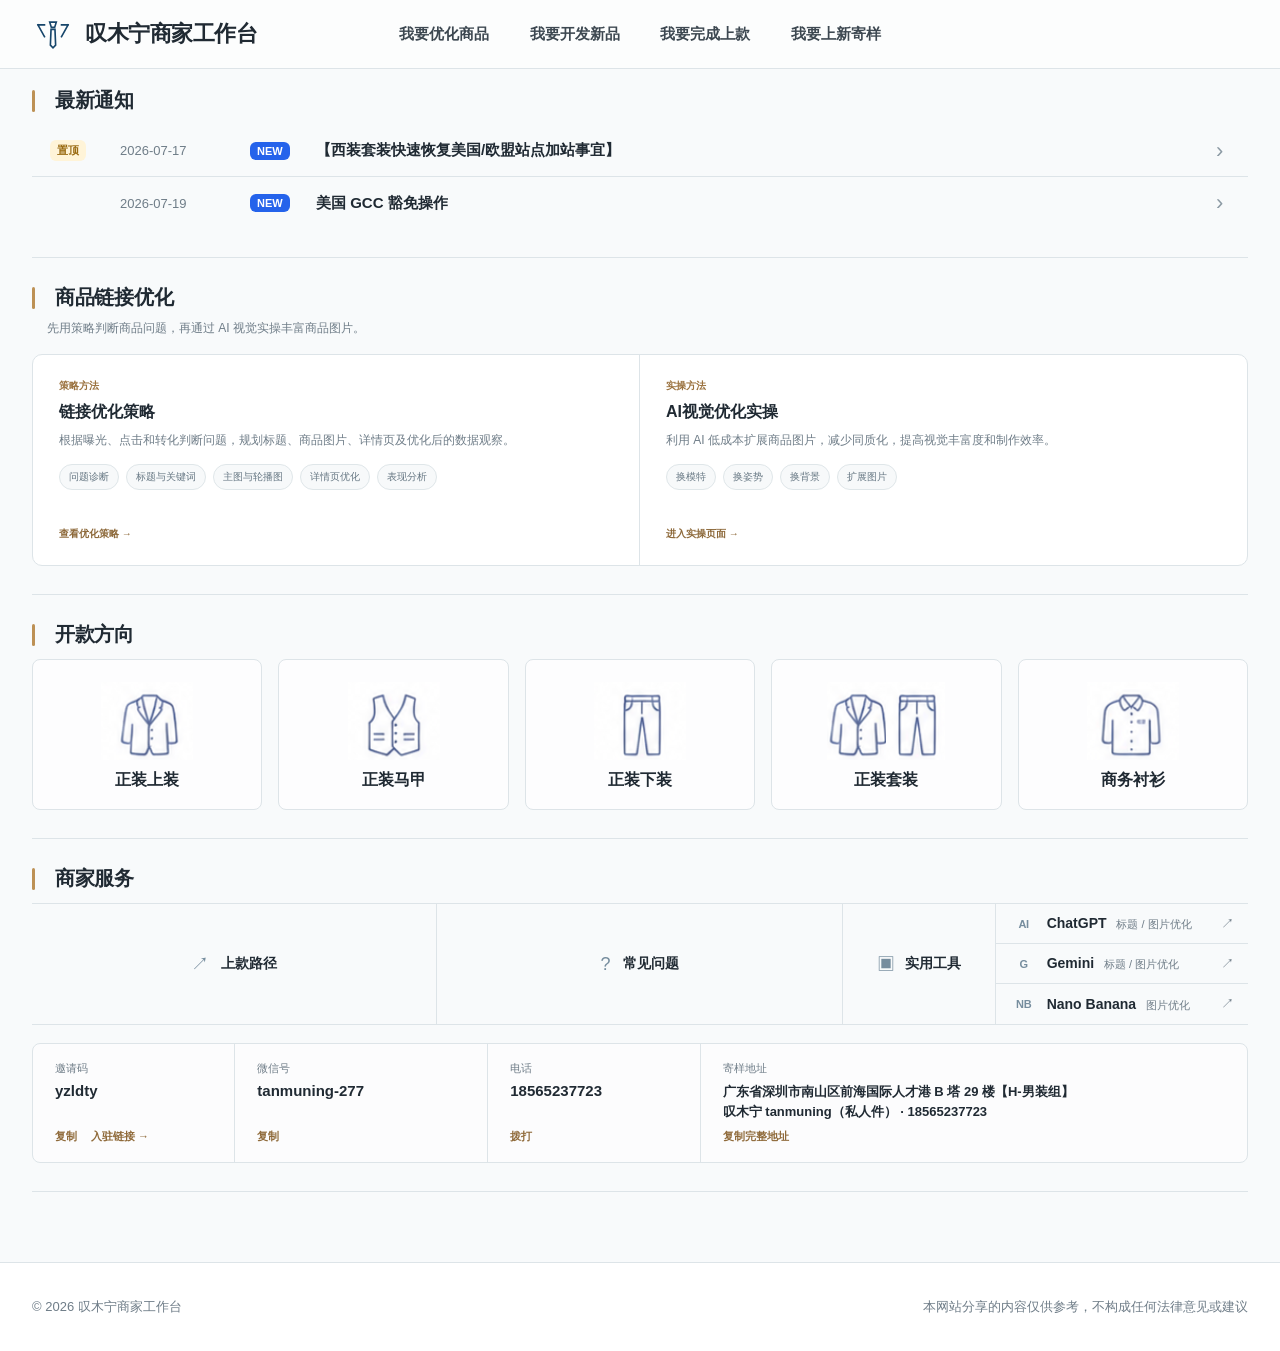
<file: index.html>
<!DOCTYPE html>
<html lang="zh-CN">

<head>
    <meta charset="UTF-8">

    <meta
        name="viewport"
        content="width=device-width, initial-scale=1.0"
    >

    <meta
        name="description"
        content="叹木宁导航站"
    >

    <link rel="icon" href="assets/home/tanmuning-logo.svg" type="image/svg+xml">

    <title>叹木宁导航站</title>

    <link
        rel="stylesheet"
        href="css/style.css?v=df47357d"
    >

    <link
        rel="stylesheet"
        href="css/responsive.css?v=df47357d"
    >
</head>

<body>

    <header class="site-header">

        <div class="header-inner">

            <a class="site-logo" href="#top">
                <img class="site-logo-mark" src="assets/home/tanmuning-logo.svg" alt="">
                <span>叹木宁商家工作台</span>
            </a>

            <nav class="top-navigation">

                <a href="#section-optimization">我要优化商品</a>
                <a href="#section-direction">我要开发新品</a>
                <a href="#section-service" data-open-path>我要完成上款</a>
                <a href="#contact-sampling">我要上新寄样</a>

            </nav>

        </div>

    </header>

    <main
        id="top"
        class="page-container"
    >

        <!-- 公告 -->
        <section
            id="announcement"
            class="announcement-section"
        >

            <div class="section-heading">

                <h1>
                    最新通知
                </h1>

            </div>

            <div
                id="announcementList"
                class="announcement-list"
            ></div>

        </section>

        <section id="section-optimization" class="home-section optimization-section">
            <div class="home-section-title">
                <h2>商品链接优化</h2>
            </div>
            <p class="optimization-section-lead">先用策略判断商品问题，再通过 AI 视觉实操丰富商品图片。</p>
            <div class="optimization-grid">
                <a href="optimization.html"><small>策略方法</small><h3>链接优化策略</h3><p>根据曝光、点击和转化判断问题，规划标题、商品图片、详情页及优化后的数据观察。</p><ul><li>问题诊断</li><li>标题与关键词</li><li>主图与轮播图</li><li>详情页优化</li><li>表现分析</li></ul><span>查看优化策略 →</span></a>
                <a href="ai-visual.html"><small>实操方法</small><h3>AI视觉优化实操</h3><p>利用 AI 低成本扩展商品图片，减少同质化，提高视觉丰富度和制作效率。</p><ul><li>换模特</li><li>换姿势</li><li>换背景</li><li>扩展图片</li></ul><span>进入实操页面 →</span></a>
            </div>
        </section>

        <section id="section-direction" class="home-section direction-section">
            <div class="home-section-title"><h2>开款方向</h2></div>
            <div class="direction-grid">
                <a href="recommend.html?category=suit&v=df47357d" class="direction-card"><span class="direction-icon icon-jacket" aria-hidden="true"></span><strong>正装上装</strong></a>
                <a href="recommend.html?category=vestTailcoat&v=df47357d" class="direction-card"><span class="direction-icon icon-vest" aria-hidden="true"></span><strong>正装马甲</strong></a>
                <a href="recommend.html?category=trousers&v=df47357d" class="direction-card"><span class="direction-icon icon-trousers" aria-hidden="true"></span><strong>正装下装</strong></a>
                <a href="recommend.html?category=suitSet&v=df47357d" class="direction-card"><span class="direction-icon icon-suit" aria-hidden="true"><i class="icon-jacket"></i><i class="icon-trousers"></i></span><strong>正装套装</strong></a>
                <a href="recommend.html?category=shirt&v=df47357d" class="direction-card"><span class="direction-icon icon-shirt" aria-hidden="true"></span><strong>商务衬衫</strong></a>
            </div>
        </section>

        <section id="section-service" class="home-section service-section">
            <div class="home-section-title"><h2>商家服务</h2></div>
            <div class="service-tools">
                <button type="button" class="service-item" id="pathToggle"><span>↗</span><strong>上款路径</strong></button>
                <button type="button" class="service-item" id="faqToggle"><span>?</span><strong>常见问题</strong></button>
                <div class="service-item service-tool-group">
                    <div class="service-tool-title"><span>▣</span><strong>实用工具</strong></div>
                    <div class="service-tool-links">
                        <a href="https://chatgpt.com/" target="_blank" rel="noopener noreferrer"><span>AI</span><strong>ChatGPT <small>标题 / 图片优化</small></strong><i>↗</i></a>
                        <a href="https://gemini.google.com/" target="_blank" rel="noopener noreferrer"><span>G</span><strong>Gemini <small>标题 / 图片优化</small></strong><i>↗</i></a>
                        <a href="https://deepmind.google/models/gemini-image/" target="_blank" rel="noopener noreferrer"><span>NB</span><strong>Nano Banana <small>图片优化</small></strong><i>↗</i></a>
                    </div>
                </div>
            </div>
            <div id="featuredPath" class="service-detail-panel" hidden></div>
            <div id="faqPanel" class="service-detail-panel faq-panel" hidden>
                <details open>
                    <summary><span>01</span><strong>商品链接为什么违规下架？</strong></summary>
                    <div class="faq-answer"><p>进入<strong>商品上新生命周期</strong>查看，将鼠标移到违规提示上并打开详情，即可查看具体违规原因。</p></div>
                </details>
                <details>
                    <summary><span>02</span><strong>首单为什么审核不通过？</strong></summary>
                    <div class="faq-answer"><p>先检查图审是否通过。图审未通过时，按失败原因修改图片；图审已经通过时，等待系统继续审核，一般需要 <strong>24–36 小时</strong>。</p></div>
                </details>
                <details>
                    <summary><span>03</span><strong>图审为什么一直不能通过？</strong></summary>
                    <div class="faq-answer"><p>进入图审结果查看<strong>失败原因</strong>，不要只看“素材问题”的概括提示。如果失败原因显示“前后图片款式不一致”，请带上 <strong>SPU ID</strong> 联系买手处理。</p></div>
                </details>
                <details>
                    <summary><span>04</span><strong>商品流量和店铺流量在哪里查看？</strong></summary>
                    <div class="faq-answer"><p>进入卖家中心，通过<strong>销售管理</strong>或<strong>经营分析</strong>查看商品及店铺的流量表现。</p><div class="faq-path">卖家中心 → 销售管理 / 经营分析</div></div>
                </details>
                <details>
                    <summary><span>05</span><strong>如何查看平台缺款方向、报名爆款开发？</strong></summary>
                    <div class="faq-answer"><p>进入卖家中心的“爆款扶持计划”，查看平台当前缺款方向并按要求报名开发。</p><div class="faq-path">卖家中心 → 商品管理 → 爆款扶持计划</div></div>
                </details>
            </div>
            <div id="contact-sampling" class="contact-strip" aria-label="联系与寄样信息">
                <div class="contact-item">
                    <small>邀请码</small>
                    <strong>yzldty</strong>
                    <div class="contact-actions">
                        <button type="button" data-copy="yzldty">复制</button>
                        <a href="https://seller.kuajingmaihuo.com" target="_blank" rel="noopener noreferrer">入驻链接 →</a>
                    </div>
                </div>
                <div class="contact-item"><small>微信号</small><strong>tanmuning-277</strong><div class="contact-actions"><button type="button" data-copy="tanmuning-277">复制</button></div></div>
                <div class="contact-item"><small>电话</small><strong>18565237723</strong><div class="contact-actions"><a href="tel:18565237723">拨打</a></div></div>
                <div class="contact-item contact-address"><small>寄样地址</small><strong>广东省深圳市南山区前海国际人才港 B 塔 29 楼【H-男装组】<br>叹木宁 tanmuning（私人件） · 18565237723</strong><div class="contact-actions"><button type="button" data-copy="广东省深圳市南山区前海国际人才港B塔29楼【H-男装组】&#10;叹木宁tanmuning(私人件)&#10;18565237723">复制完整地址</button></div></div>
            </div>
        </section>

    </main>

    <footer class="site-footer">

        <div class="footer-inner">

            <p id="footerCopyright">
                © 2026 叹木宁导航站
            </p>

            <p id="footerNoticeText">
                本网站分享的内容仅供参考，不构成任何法律意见或建议
            </p>

        </div>

    </footer>

    <button
        id="backToTop"
        class="back-to-top"
        type="button"
        aria-label="返回顶部"
    >
        ↑
    </button>

    <div
        id="toast"
        class="toast"
    ></div>

    <script src="data/navigation.js?v=df47357d"></script>
    <script src="js/render.js?v=df47357d"></script>
    <script src="js/app.js?v=df47357d"></script>

</body>

</html>
</file>
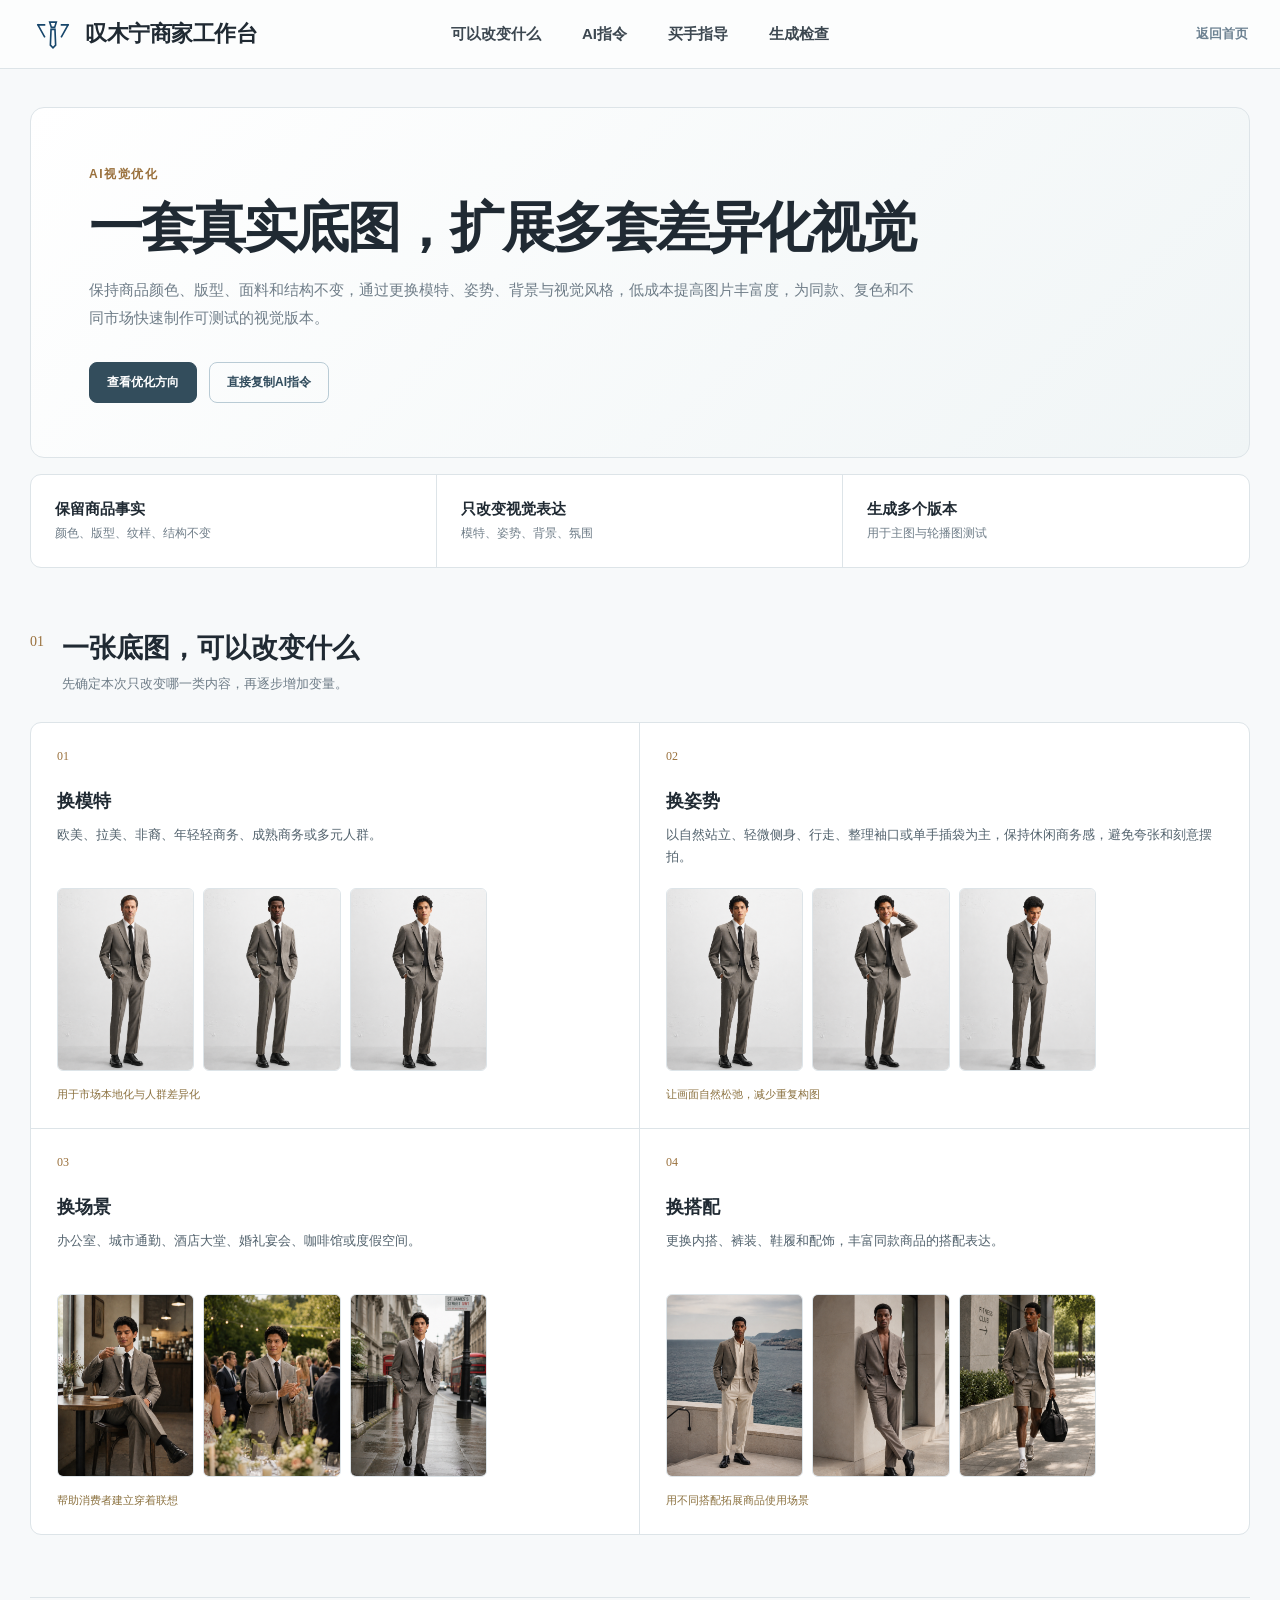
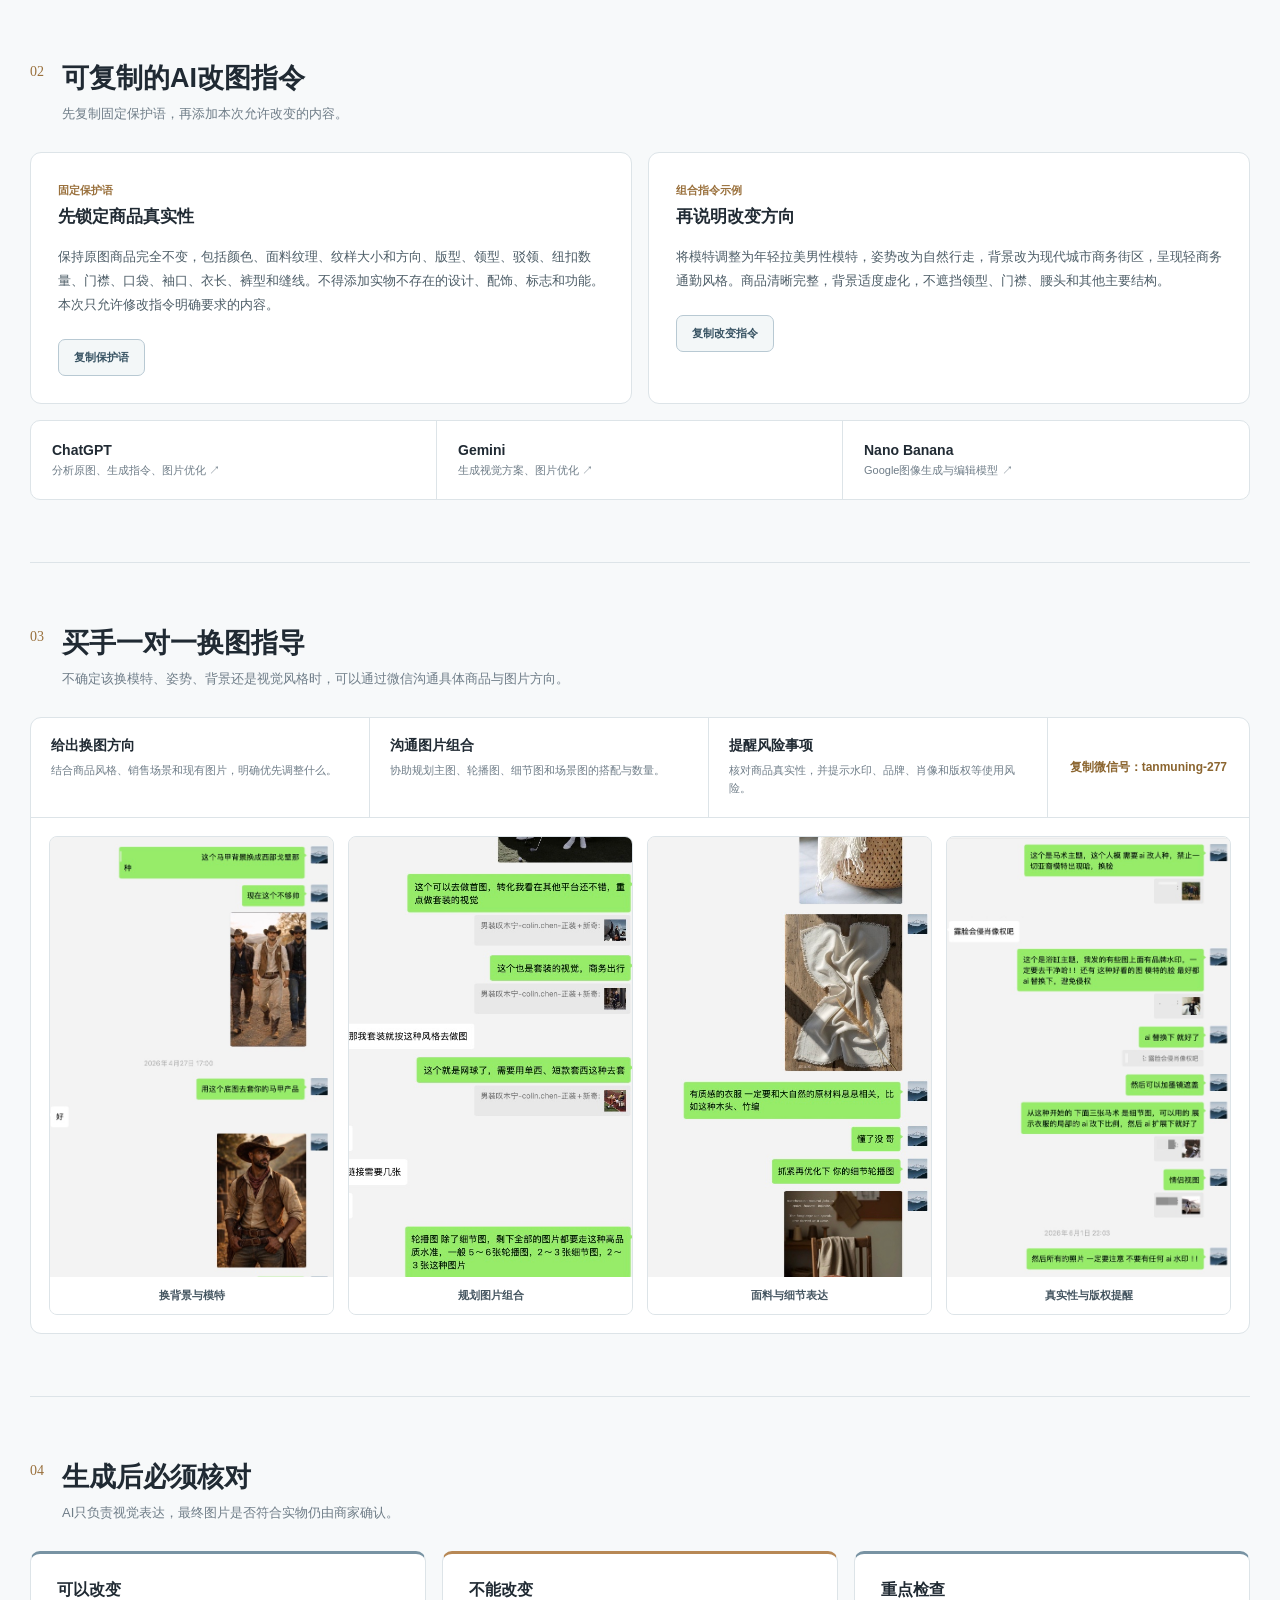
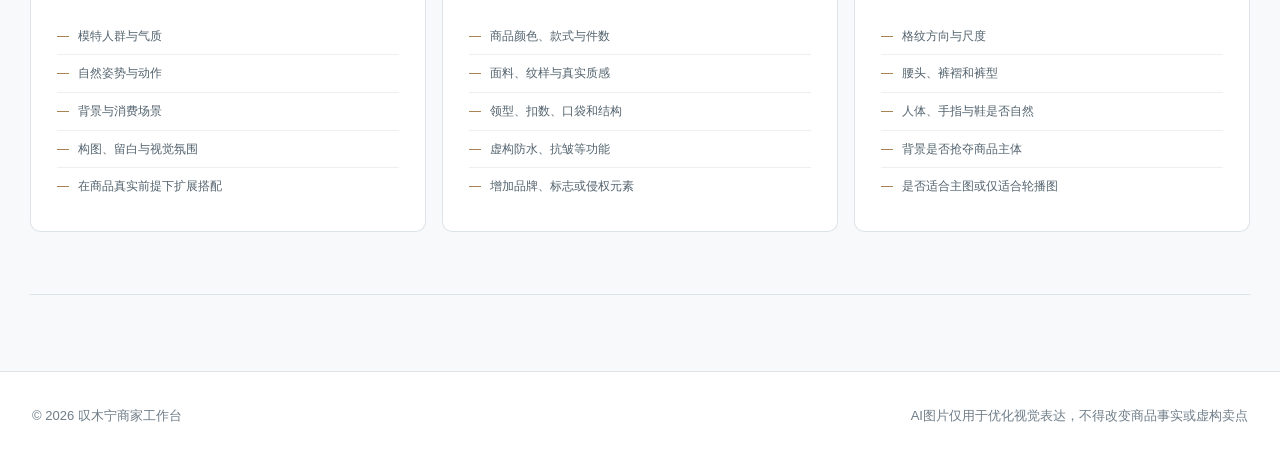
<file: ai-visual.html>
<!DOCTYPE html>
<html lang="zh-CN">
<head>
    <meta charset="UTF-8">
    <meta name="viewport" content="width=device-width, initial-scale=1.0">
    <meta name="description" content="TEMU男士正装AI视觉优化指南">
    <title>AI视觉优化｜叹木宁商家工作台</title>
    <link rel="icon" href="assets/home/tanmuning-logo.svg" type="image/svg+xml">
    <link rel="stylesheet" href="css/style.css?v=df47357d">
    <link rel="stylesheet" href="css/ai-visual.css?v=df47357d">
</head>
<body class="ai-visual-page">
    <header class="site-header">
        <div class="header-inner">
            <a class="site-logo" href="index.html"><img class="site-logo-mark" src="assets/home/tanmuning-logo.svg" alt=""><span>叹木宁商家工作台</span></a>
            <nav class="top-navigation ai-visual-top-nav">
                <a href="#changes">可以改变什么</a>
                <a href="#prompt">AI指令</a>
                <a href="#buyer-guidance">买手指导</a>
                <a href="#review">生成检查</a>
            </nav>
            <a class="ai-visual-home-link" href="index.html">返回首页</a>
        </div>
    </header>

    <main class="ai-visual-container">
        <section class="ai-visual-hero">
            <p class="ai-kicker">AI视觉优化</p>
            <h1>一套真实底图，扩展多套差异化视觉</h1>
            <p>保持商品颜色、版型、面料和结构不变，通过更换模特、姿势、背景与视觉风格，低成本提高图片丰富度，为同款、复色和不同市场快速制作可测试的视觉版本。</p>
            <div class="hero-actions"><a href="#changes">查看优化方向</a><a href="#prompt">直接复制AI指令</a></div>
        </section>

        <section class="ai-principle-strip" aria-label="AI视觉优化原则">
            <div><strong>保留商品事实</strong><span>颜色、版型、纹样、结构不变</span></div>
            <div><strong>只改变视觉表达</strong><span>模特、姿势、背景、氛围</span></div>
            <div><strong>生成多个版本</strong><span>用于主图与轮播图测试</span></div>
        </section>

        <section id="changes" class="ai-section">
            <div class="ai-section-heading"><small>01</small><div><h2>一张底图，可以改变什么</h2><p>先确定本次只改变哪一类内容，再逐步增加变量。</p></div></div>
            <div class="change-grid">
                <article><span>01</span><h3>换模特</h3><p>欧美、拉美、非裔、年轻轻商务、成熟商务或多元人群。</p><div class="change-examples"><img src="assets/ai-visual/model-01.png" alt="换模特示例一"><img src="assets/ai-visual/model-02.png" alt="换模特示例二"><img src="assets/ai-visual/model-03.png" alt="换模特示例三"></div><small>用于市场本地化与人群差异化</small></article>
                <article><span>02</span><h3>换姿势</h3><p>以自然站立、轻微侧身、行走、整理袖口或单手插袋为主，保持休闲商务感，避免夸张和刻意摆拍。</p><div class="change-examples"><img src="assets/ai-visual/pose-01.png" alt="换姿势示例一"><img src="assets/ai-visual/pose-02.png" alt="换姿势示例二"><img src="assets/ai-visual/pose-03.png" alt="换姿势示例三"></div><small>让画面自然松弛，减少重复构图</small></article>
                <article><span>03</span><h3>换场景</h3><p>办公室、城市通勤、酒店大堂、婚礼宴会、咖啡馆或度假空间。</p><div class="change-examples"><img src="assets/ai-visual/scene-01.png" alt="换场景示例一"><img src="assets/ai-visual/scene-02.png" alt="换场景示例二"><img src="assets/ai-visual/scene-03.png" alt="换场景示例三"></div><small>帮助消费者建立穿着联想</small></article>
                <article><span>04</span><h3>换搭配</h3><p>更换内搭、裤装、鞋履和配饰，丰富同款商品的搭配表达。</p><div class="change-examples"><img src="assets/ai-visual/style-01.png" alt="换搭配示例一"><img src="assets/ai-visual/style-02.png" alt="换搭配示例二"><img src="assets/ai-visual/style-03.png" alt="换搭配示例三"></div><small>用不同搭配拓展商品使用场景</small></article>
            </div>
        </section>

        <section id="prompt" class="ai-section">
            <div class="ai-section-heading"><small>02</small><div><h2>可复制的AI改图指令</h2><p>先复制固定保护语，再添加本次允许改变的内容。</p></div></div>
            <div class="prompt-layout">
                <article class="prompt-box"><div><small>固定保护语</small><h3>先锁定商品真实性</h3></div><p id="protectPrompt">保持原图商品完全不变，包括颜色、面料纹理、纹样大小和方向、版型、领型、驳领、纽扣数量、门襟、口袋、袖口、衣长、裤型和缝线。不得添加实物不存在的设计、配饰、标志和功能。本次只允许修改指令明确要求的内容。</p><button type="button" data-copy-target="protectPrompt">复制保护语</button></article>
                <article class="prompt-box"><div><small>组合指令示例</small><h3>再说明改变方向</h3></div><p id="changePrompt">将模特调整为年轻拉美男性模特，姿势改为自然行走，背景改为现代城市商务街区，呈现轻商务通勤风格。商品清晰完整，背景适度虚化，不遮挡领型、门襟、腰头和其他主要结构。</p><button type="button" data-copy-target="changePrompt">复制改变指令</button></article>
            </div>
            <div class="ai-tool-links"><a href="https://chatgpt.com/" target="_blank" rel="noopener noreferrer"><strong>ChatGPT</strong><span>分析原图、生成指令、图片优化 ↗</span></a><a href="https://gemini.google.com/" target="_blank" rel="noopener noreferrer"><strong>Gemini</strong><span>生成视觉方案、图片优化 ↗</span></a><a href="https://deepmind.google/models/gemini-image/" target="_blank" rel="noopener noreferrer"><strong>Nano Banana</strong><span>Google图像生成与编辑模型 ↗</span></a></div>
        </section>

        <section id="buyer-guidance" class="ai-section">
            <div class="ai-section-heading"><small>03</small><div><h2>买手一对一换图指导</h2><p>不确定该换模特、姿势、背景还是视觉风格时，可以通过微信沟通具体商品与图片方向。</p></div></div>
            <div class="buyer-guidance-card">
                <div class="buyer-guidance-intro">
                    <div><strong>给出换图方向</strong><span>结合商品风格、销售场景和现有图片，明确优先调整什么。</span></div>
                    <div><strong>沟通图片组合</strong><span>协助规划主图、轮播图、细节图和场景图的搭配与数量。</span></div>
                    <div><strong>提醒风险事项</strong><span>核对商品真实性，并提示水印、品牌、肖像和版权等使用风险。</span></div>
                    <button type="button" data-copy-text="tanmuning-277">复制微信号：tanmuning-277</button>
                </div>
                <div class="buyer-chat-grid">
                    <figure><a href="assets/ai-visual/buyer-guidance-01.png" target="_blank"><img src="assets/ai-visual/buyer-guidance-01.png" alt="买手指导更换背景和模特的微信沟通记录"></a><figcaption>换背景与模特</figcaption></figure>
                    <figure><a href="assets/ai-visual/buyer-guidance-02.png" target="_blank"><img src="assets/ai-visual/buyer-guidance-02.png" alt="买手指导主图和轮播图组合的微信沟通记录"></a><figcaption>规划图片组合</figcaption></figure>
                    <figure><a href="assets/ai-visual/buyer-guidance-03.png" target="_blank"><img src="assets/ai-visual/buyer-guidance-03.png" alt="买手指导面料氛围与细节图的微信沟通记录"></a><figcaption>面料与细节表达</figcaption></figure>
                    <figure><a href="assets/ai-visual/buyer-guidance-04.png" target="_blank"><img src="assets/ai-visual/buyer-guidance-04.png" alt="买手提醒图片版权和真实性风险的微信沟通记录"></a><figcaption>真实性与版权提醒</figcaption></figure>
                </div>
            </div>
        </section>

        <section id="review" class="ai-section">
            <div class="ai-section-heading"><small>04</small><div><h2>生成后必须核对</h2><p>AI只负责视觉表达，最终图片是否符合实物仍由商家确认。</p></div></div>
            <div class="review-columns">
                <article><h3>可以改变</h3><ul><li>模特人群与气质</li><li>自然姿势与动作</li><li>背景与消费场景</li><li>构图、留白与视觉氛围</li><li>在商品真实前提下扩展搭配</li></ul></article>
                <article class="danger"><h3>不能改变</h3><ul><li>商品颜色、款式与件数</li><li>面料、纹样与真实质感</li><li>领型、扣数、口袋和结构</li><li>虚构防水、抗皱等功能</li><li>增加品牌、标志或侵权元素</li></ul></article>
                <article><h3>重点检查</h3><ul><li>格纹方向与尺度</li><li>腰头、裤褶和裤型</li><li>人体、手指与鞋是否自然</li><li>背景是否抢夺商品主体</li><li>是否适合主图或仅适合轮播图</li></ul></article>
            </div>
        </section>
    </main>

    <footer class="site-footer"><div class="footer-inner"><p>© 2026 叹木宁商家工作台</p><p>AI图片仅用于优化视觉表达，不得改变商品事实或虚构卖点</p></div></footer>
    <div id="toast" class="toast"></div>
    <script src="js/ai-visual.js?v=df47357d"></script>
</body>
</html>
</file>
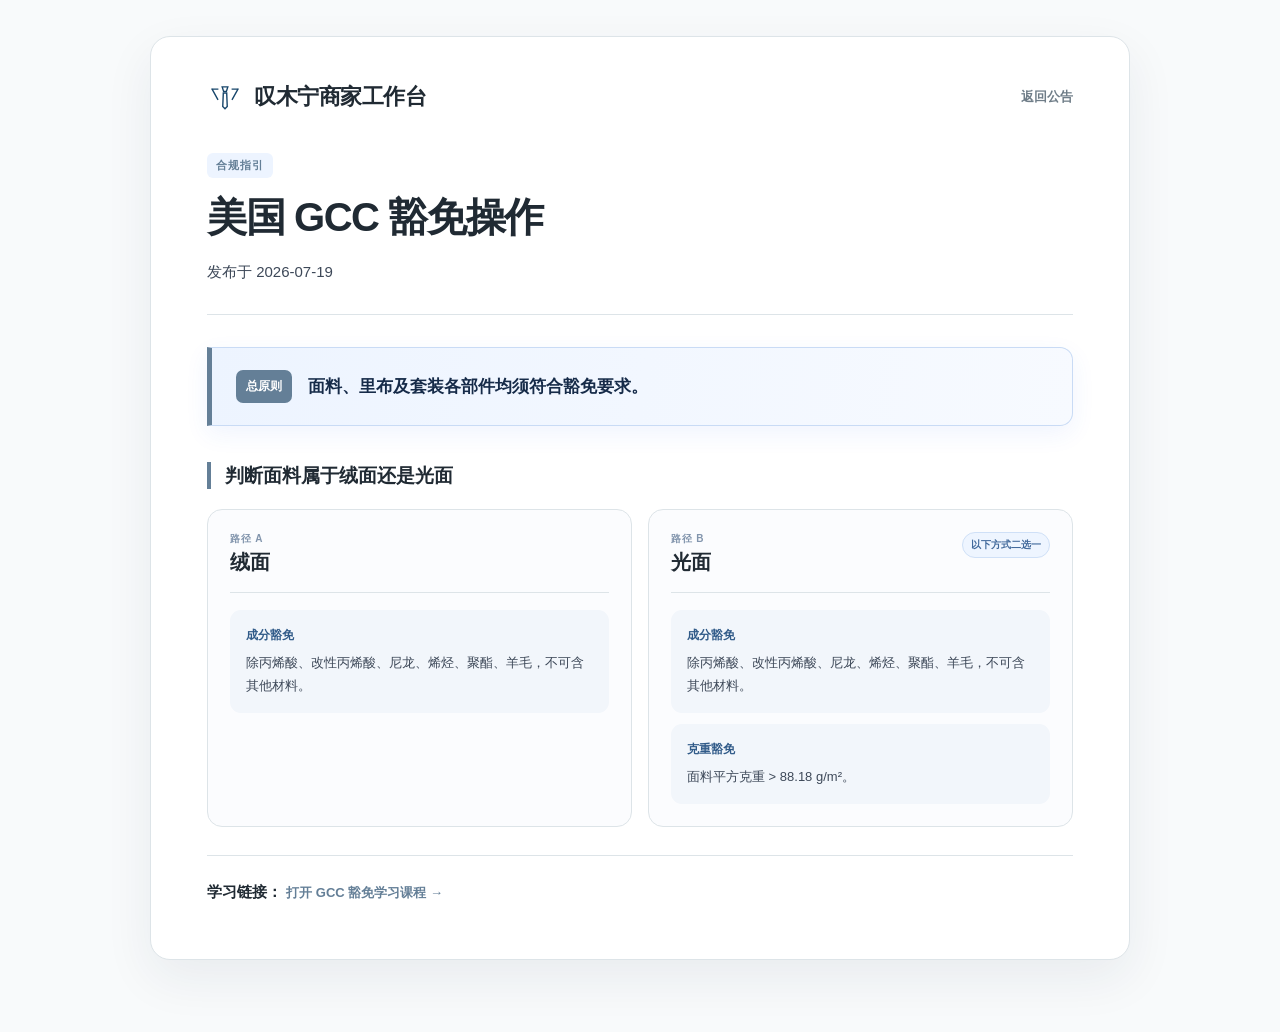
<file: notice-gcc-exemption.html>
<!DOCTYPE html>
<html lang="zh-CN">
<head>
    <meta charset="UTF-8">
    <meta name="viewport" content="width=device-width, initial-scale=1.0">
    <meta name="description" content="美国 GCC 豁免操作说明">
    <title>美国 GCC 豁免操作 - 叹木宁导航站</title>
    <link rel="icon" href="assets/home/tanmuning-logo.svg" type="image/svg+xml">
    <link rel="stylesheet" href="css/style.css?v=df47357d">
</head>
<body>
    <main class="notice-page">
        <article class="notice-article gcc-notice-article">
            <div class="notice-topbar">
                <a class="site-logo notice-site-logo" href="index.html"><img class="site-logo-mark" src="assets/home/tanmuning-logo.svg" alt=""><span>叹木宁商家工作台</span></a>
                <a class="notice-back" href="index.html#announcement">返回公告</a>
            </div>

            <header class="notice-header">
                <span class="notice-label">合规指引</span>
                <h1>美国 GCC 豁免操作</h1>
                <p class="notice-date">发布于 2026-07-19</p>
            </header>

            <div class="notice-lead gcc-principle">
                <span>总原则</span>
                面料、里布及套装各部件均须符合豁免要求。
            </div>

            <section class="gcc-content">
                <div class="gcc-question">
                    <h2>判断面料属于绒面还是光面</h2>
                </div>

                <div class="gcc-branches">
                    <section class="gcc-branch">
                        <div class="gcc-branch-heading">
                            <div>
                                <span class="gcc-path-label">路径 A</span>
                                <h2>绒面</h2>
                            </div>
                        </div>

                        <div class="gcc-rule">
                            <span class="gcc-rule-type">成分豁免</span>
                            <p>除丙烯酸、改性丙烯酸、尼龙、烯烃、聚酯、羊毛，不可含其他材料。</p>
                        </div>
                    </section>

                    <section class="gcc-branch">
                        <div class="gcc-branch-heading">
                            <div>
                                <span class="gcc-path-label">路径 B</span>
                                <h2>光面</h2>
                            </div>
                            <span class="gcc-choice-label">以下方式二选一</span>
                        </div>

                        <div class="gcc-rule-list">
                            <div class="gcc-rule">
                                <span class="gcc-rule-type">成分豁免</span>
                                <p>除丙烯酸、改性丙烯酸、尼龙、烯烃、聚酯、羊毛，不可含其他材料。</p>
                            </div>

                            <div class="gcc-rule">
                                <span class="gcc-rule-type">克重豁免</span>
                                <p>面料平方克重 &gt; 88.18 g/m²。</p>
                            </div>
                        </div>
                    </section>
                </div>

                <p class="gcc-learning-link">
                    <strong>学习链接：</strong>
                    <a
                        href="https://agentseller.temu.com/main/course/detail?courseId=2501030000019"
                        target="_blank"
                        rel="noopener noreferrer"
                    >打开 GCC 豁免学习课程 →</a>
                </p>
            </section>
        </article>
    </main>
    <script src="js/app.js?v=df47357d"></script>
</body>
</html>
</file>
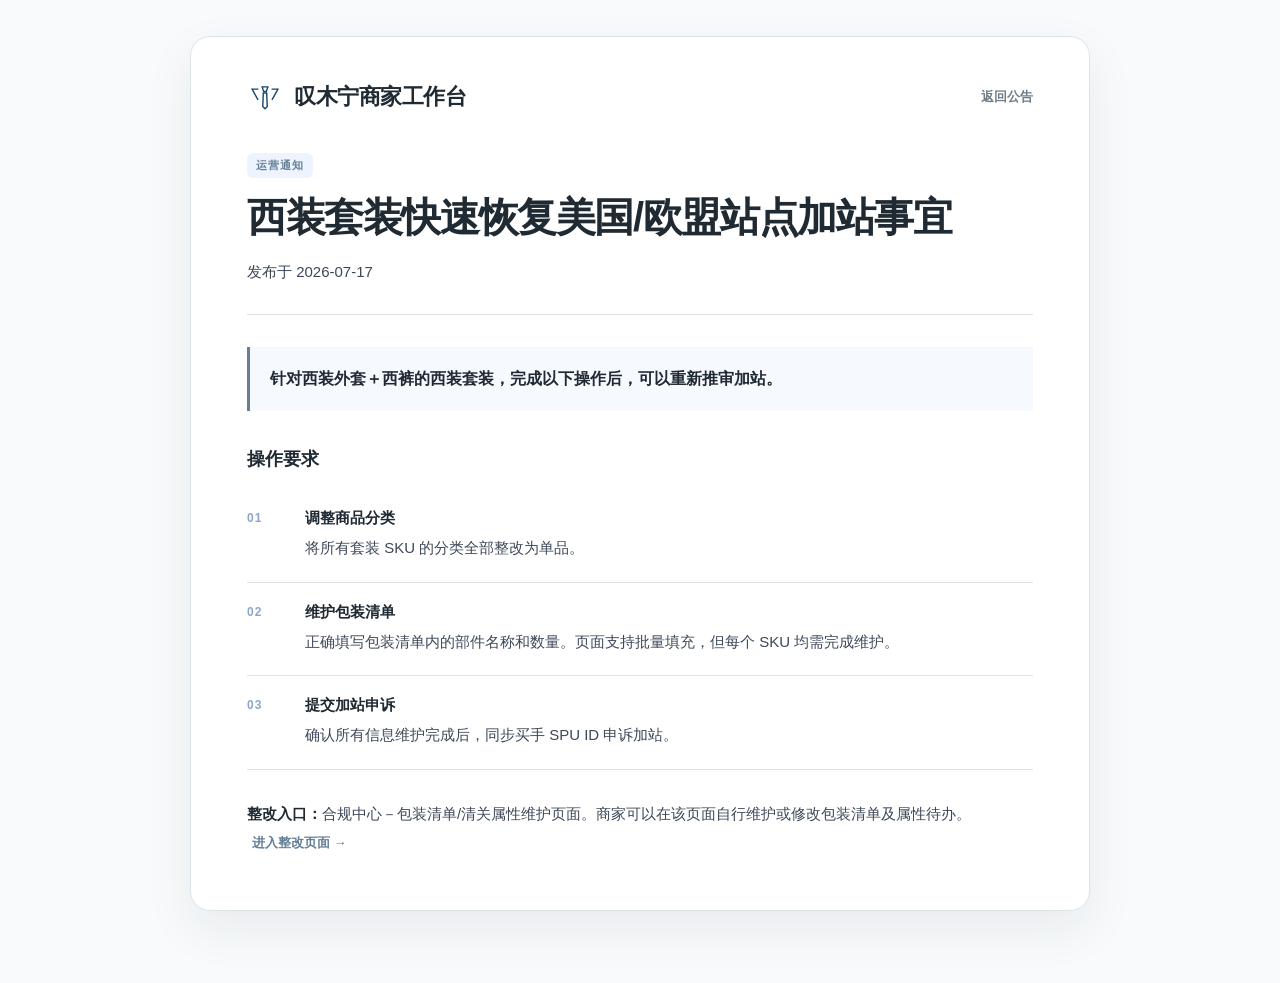
<file: notice-suit-restoration.html>
<!DOCTYPE html>
<html lang="zh-CN">
<head>
    <meta charset="UTF-8">
    <meta name="viewport" content="width=device-width, initial-scale=1.0">
    <meta name="description" content="西装套装快速恢复美国/欧盟站点加站事宜">
    <title>西装套装快速恢复美国/欧盟站点加站事宜</title>
    <link rel="icon" href="assets/home/tanmuning-logo.svg" type="image/svg+xml">
    <link rel="stylesheet" href="css/style.css?v=df47357d">
</head>
<body>
    <main class="notice-page">
        <article class="notice-article">
            <div class="notice-topbar">
                <a class="site-logo notice-site-logo" href="index.html"><img class="site-logo-mark" src="assets/home/tanmuning-logo.svg" alt=""><span>叹木宁商家工作台</span></a>
                <a class="notice-back" href="index.html#announcement">返回公告</a>
            </div>

            <header class="notice-header">
                <span class="notice-label">运营通知</span>
                <h1>西装套装快速恢复美国/欧盟站点加站事宜</h1>
                <p class="notice-date">发布于 2026-07-17</p>
            </header>

            <div class="notice-lead">
                针对西装外套＋西裤的西装套装，完成以下操作后，可以重新推审加站。
            </div>

            <section class="notice-content">
                <h2>操作要求</h2>

                <ol class="notice-steps">
                    <li>
                        <span class="notice-step-number">01</span>
                        <div>
                            <strong>调整商品分类</strong>
                            <p>将所有套装 SKU 的分类全部整改为单品。</p>
                        </div>
                    </li>
                    <li>
                        <span class="notice-step-number">02</span>
                        <div>
                            <strong>维护包装清单</strong>
                            <p>正确填写包装清单内的部件名称和数量。页面支持批量填充，但每个 SKU 均需完成维护。</p>
                        </div>
                    </li>
                    <li>
                        <span class="notice-step-number">03</span>
                        <div>
                            <strong>提交加站申诉</strong>
                            <p>确认所有信息维护完成后，同步买手 SPU ID 申诉加站。</p>
                        </div>
                    </li>
                </ol>

                <p class="notice-entry">
                    <strong>整改入口：</strong>合规中心－包装清单/清关属性维护页面。商家可以在该页面自行维护或修改包装清单及属性待办。
                    <a
                        href="https://agentseller.temu.com/govern/suit-property-v2"
                        target="_blank"
                        rel="noopener noreferrer"
                    >进入整改页面 →</a>
                </p>
            </section>
        </article>
    </main>
    <script src="js/app.js?v=df47357d"></script>
</body>
</html>
</file>
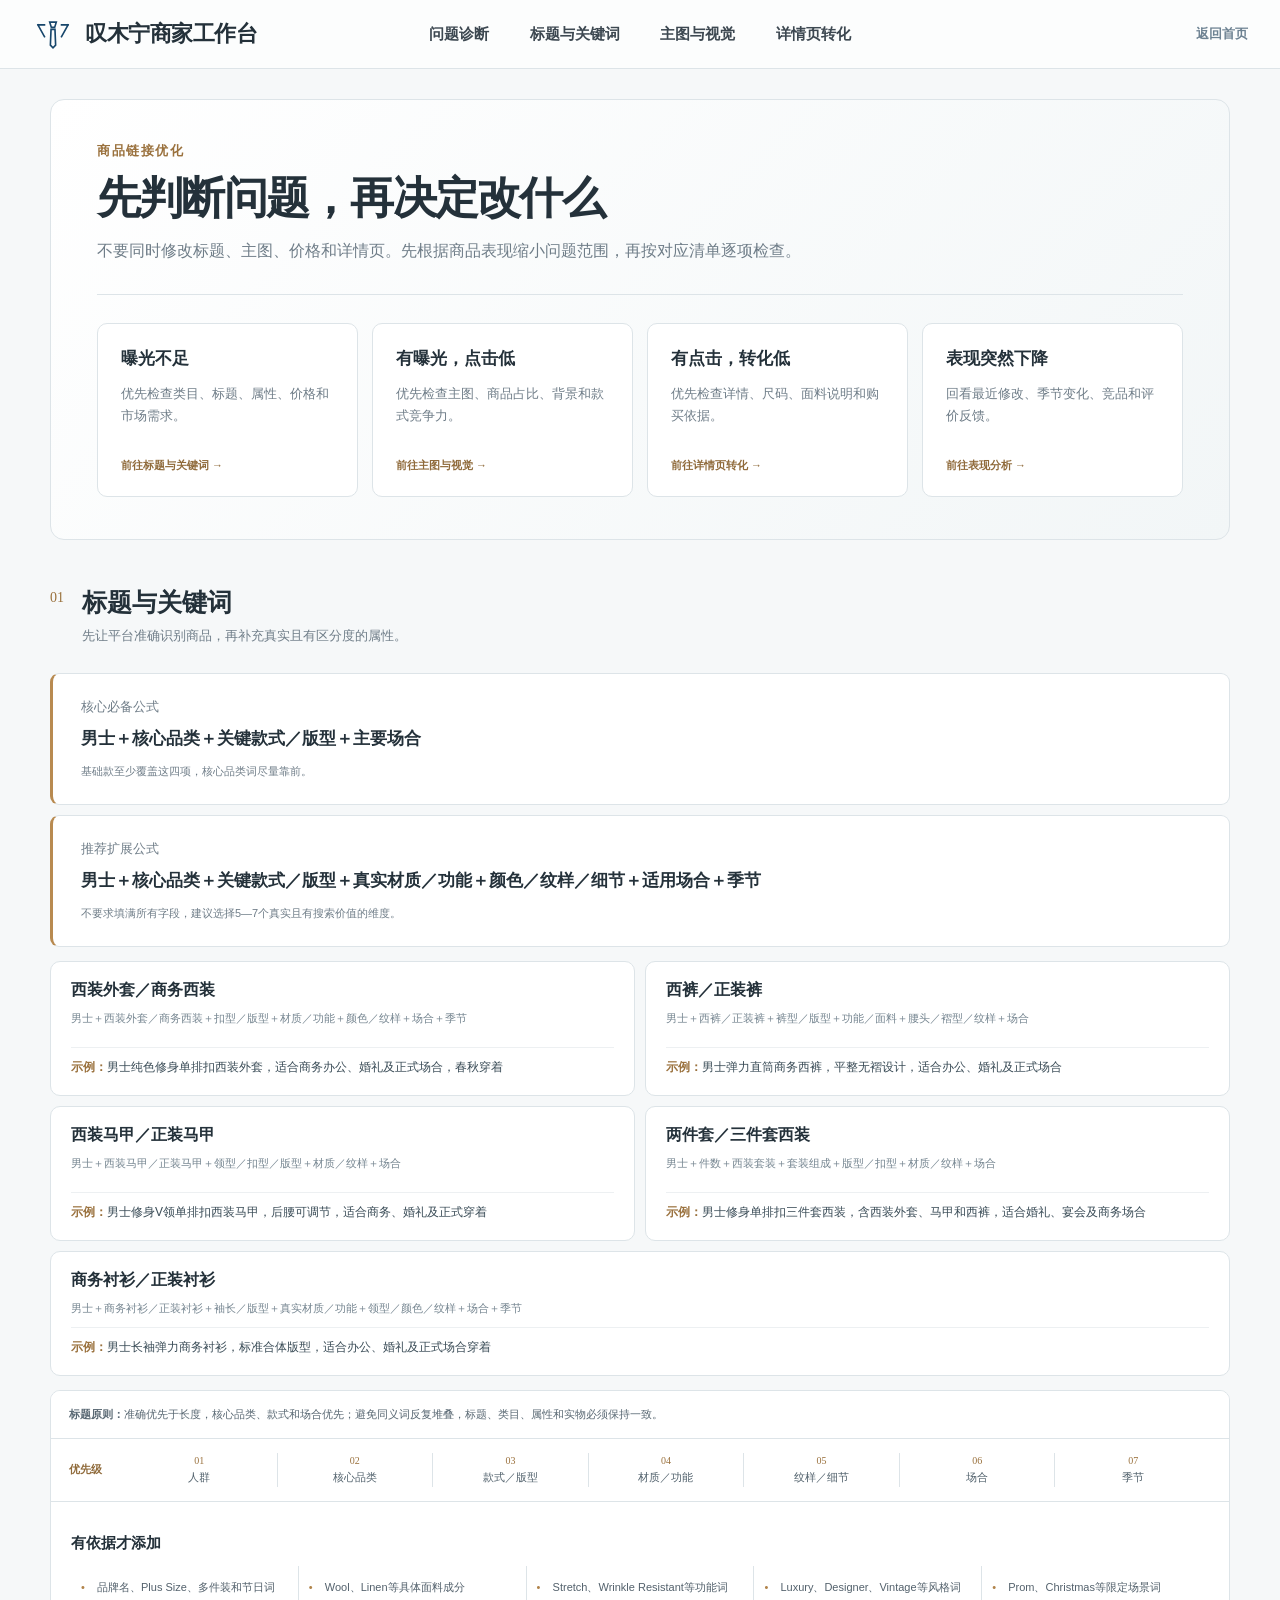
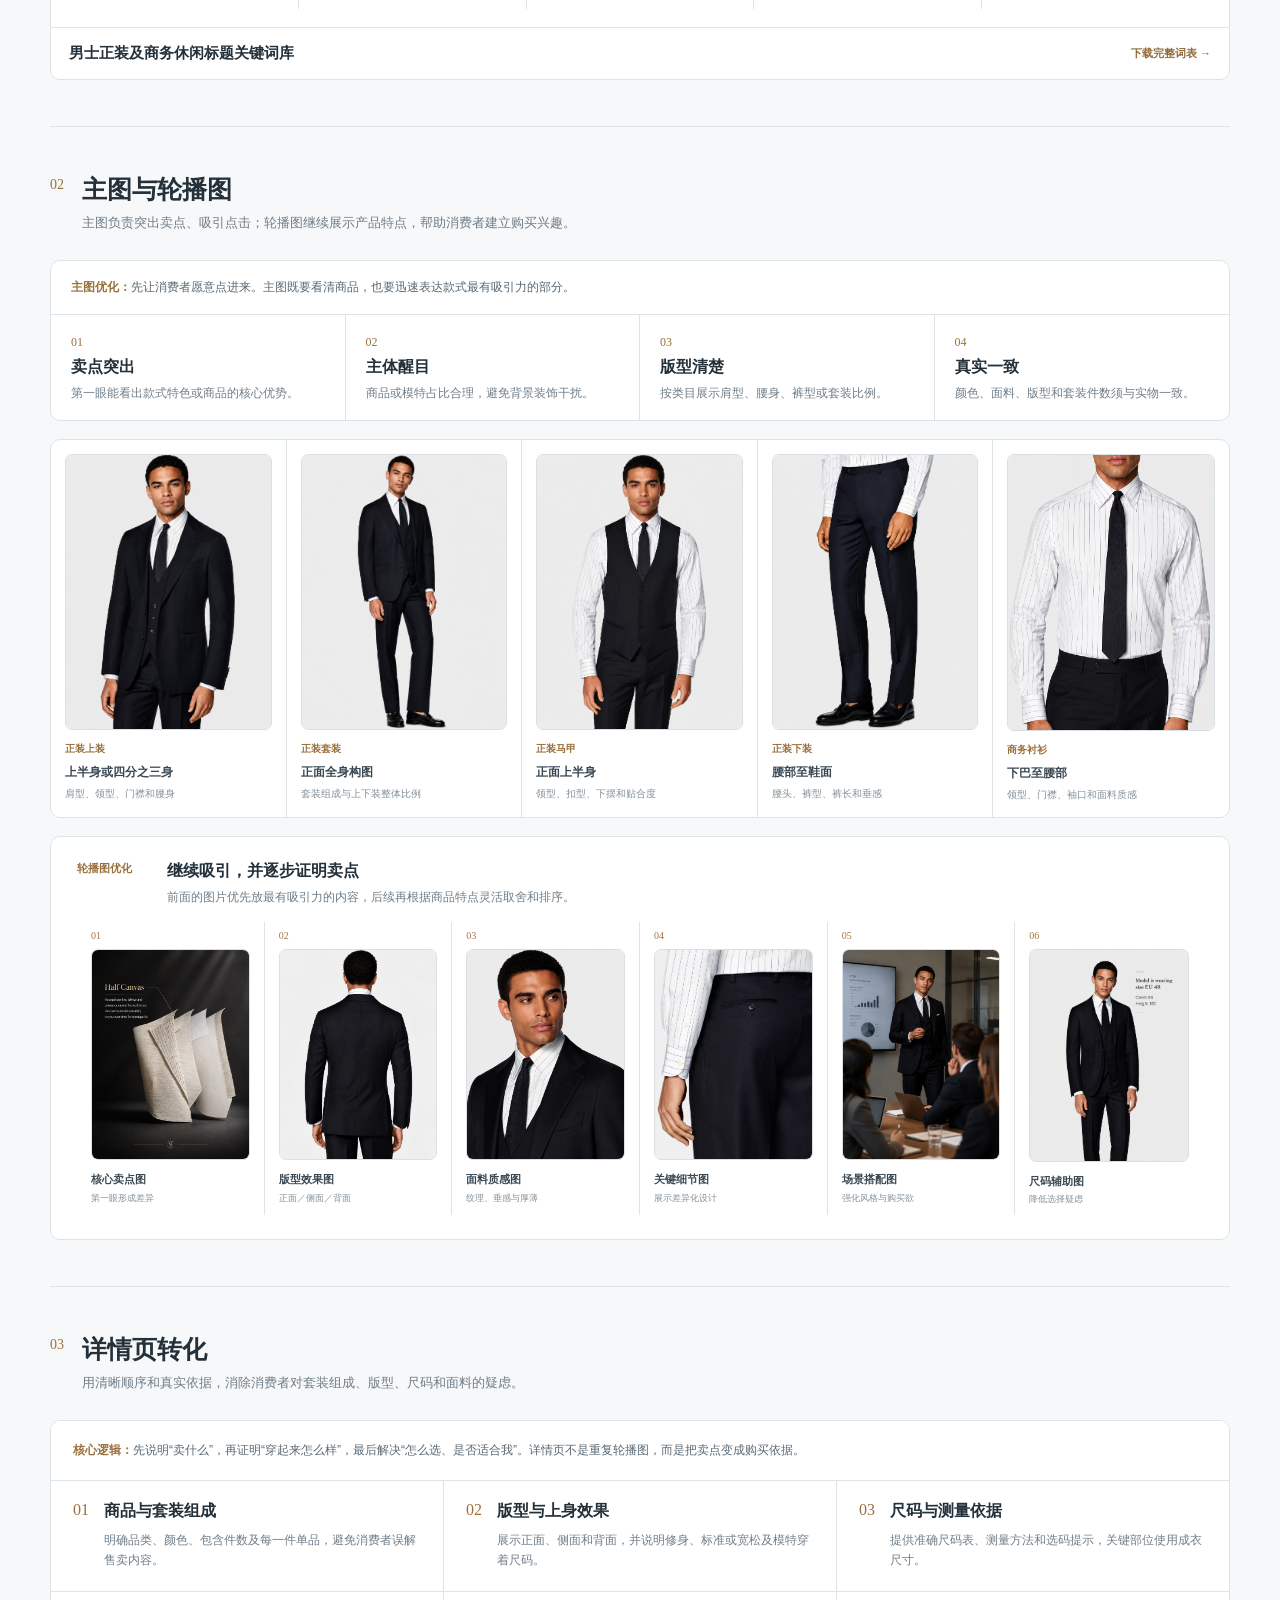
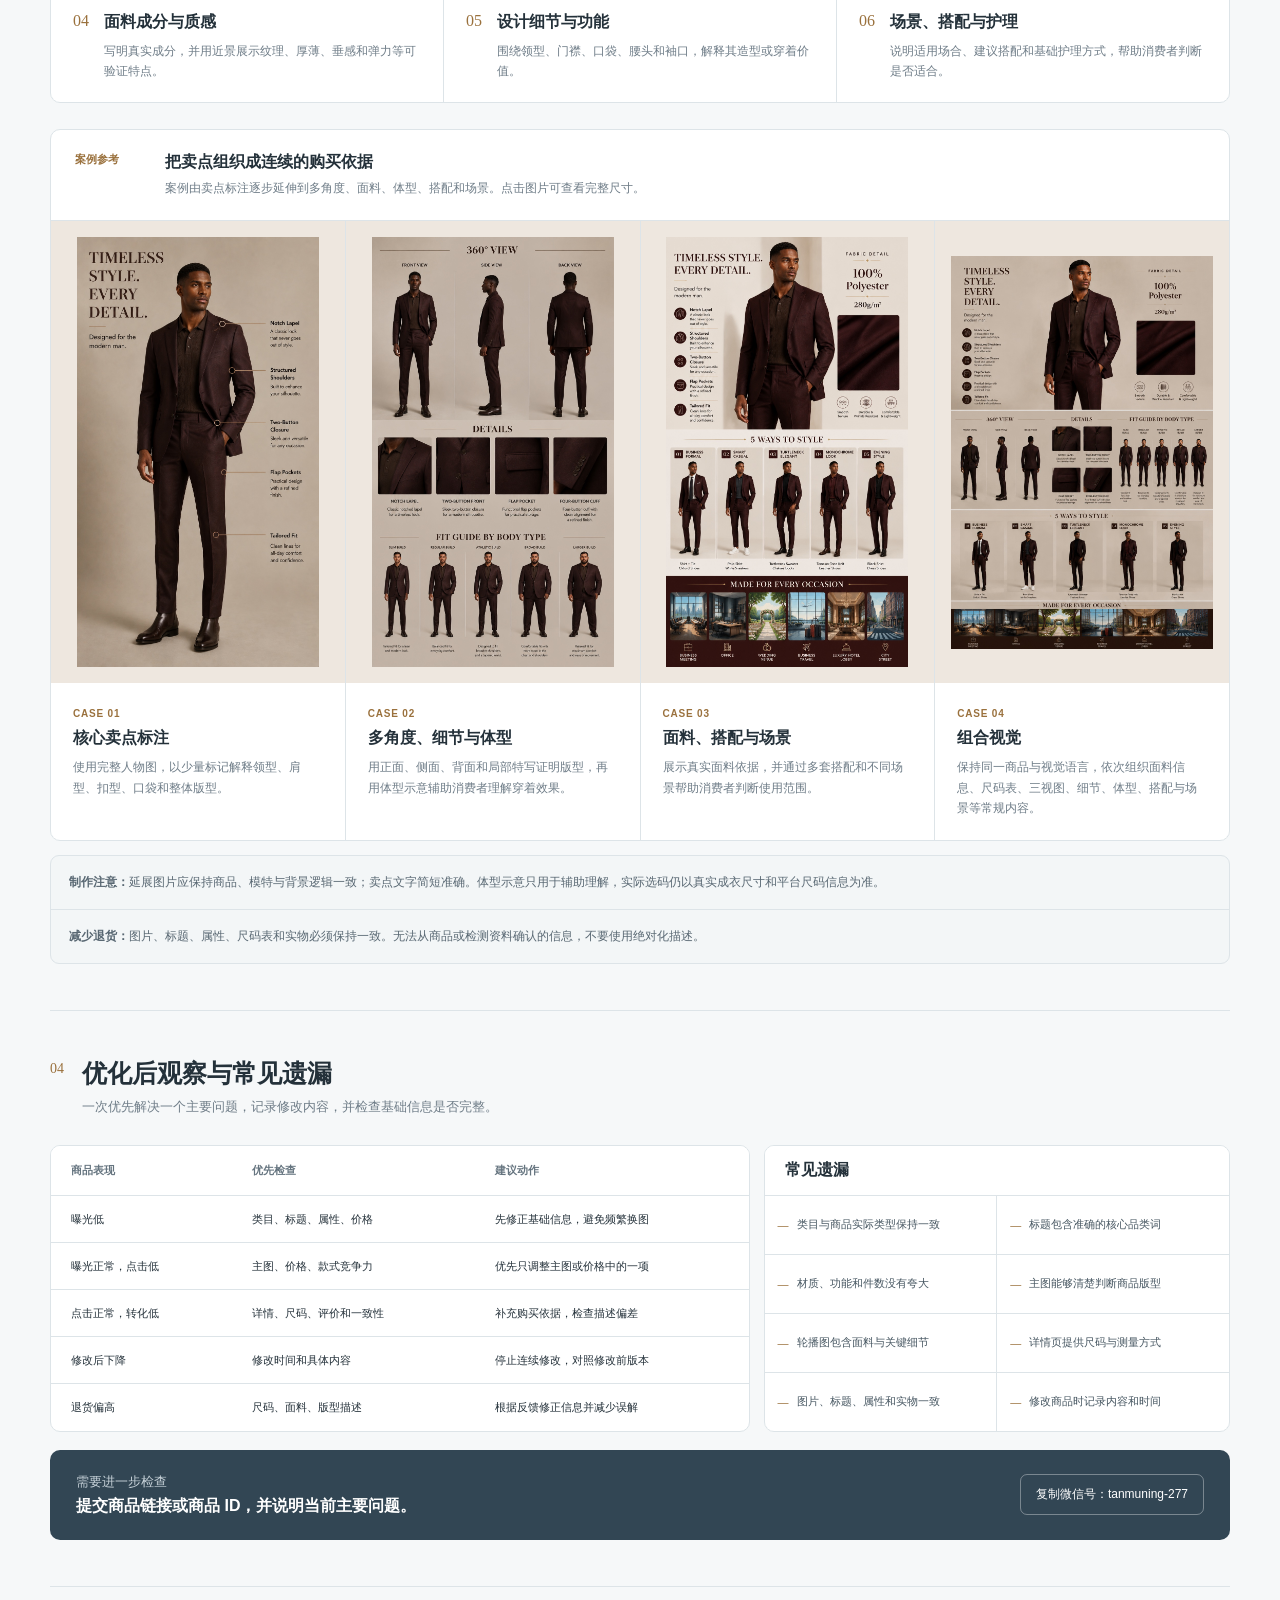
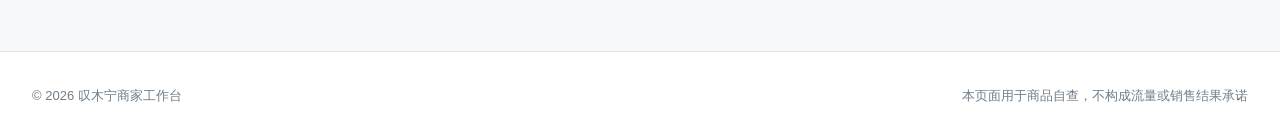
<file: optimization.html>
<!DOCTYPE html>
<html lang="zh-CN">
<head>
    <meta charset="UTF-8">
    <meta name="viewport" content="width=device-width, initial-scale=1.0">
    <meta name="description" content="TEMU 男士正装商品链接优化工作台">
    <title>商品链接优化｜叹木宁商家工作台</title>
    <link rel="icon" href="assets/home/tanmuning-logo.svg" type="image/svg+xml">
    <link rel="stylesheet" href="css/style.css?v=df47357d">
    <link rel="stylesheet" href="css/optimization.css?v=df47357d">
</head>
<body class="optimization-page">
    <header class="site-header">
        <div class="header-inner">
            <a class="site-logo" href="index.html">
                <img class="site-logo-mark" src="assets/home/tanmuning-logo.svg" alt="">
                <span>叹木宁商家工作台</span>
            </a>
            <nav class="top-navigation optimization-top-nav">
                <a href="#diagnosis">问题诊断</a>
                <a href="#title-keywords">标题与关键词</a>
                <a href="#visual">主图与视觉</a>
                <a href="#details">详情页转化</a>
            </nav>
            <a class="optimization-home-link" href="index.html">返回首页</a>
        </div>
    </header>

    <main class="optimization-container">
        <section id="diagnosis" class="optimization-intro">
            <p class="optimization-kicker">商品链接优化</p>
            <h1>先判断问题，再决定改什么</h1>
            <p>不要同时修改标题、主图、价格和详情页。先根据商品表现缩小问题范围，再按对应清单逐项检查。</p>
            <div class="diagnosis-grid">
                <a href="#title-keywords" class="diagnosis-card"><strong>曝光不足</strong><p>优先检查类目、标题、属性、价格和市场需求。</p><span>前往标题与关键词 →</span></a>
                <a href="#visual" class="diagnosis-card"><strong>有曝光，点击低</strong><p>优先检查主图、商品占比、背景和款式竞争力。</p><span>前往主图与视觉 →</span></a>
                <a href="#details" class="diagnosis-card"><strong>有点击，转化低</strong><p>优先检查详情、尺码、面料说明和购买依据。</p><span>前往详情页转化 →</span></a>
                <a href="#analysis" class="diagnosis-card"><strong>表现突然下降</strong><p>回看最近修改、季节变化、竞品和评价反馈。</p><span>前往表现分析 →</span></a>
            </div>
        </section>

        <section id="title-keywords" class="optimization-content-section">
            <div class="optimization-heading"><span>01</span><div><h2>标题与关键词</h2><p>先让平台准确识别商品，再补充真实且有区分度的属性。</p></div></div>

            <div class="title-formula-stack">
                <div class="formula-box formula-core">
                    <small>核心必备公式</small>
                    <strong><span>男士＋</span><span>核心品类＋</span><span>关键款式／版型＋</span><span>主要场合</span></strong>
                    <p>基础款至少覆盖这四项，核心品类词尽量靠前。</p>
                </div>
                <div class="formula-box formula-expanded">
                    <small>推荐扩展公式</small>
                    <strong><span>男士＋</span><span>核心品类＋</span><span>关键款式／版型＋</span><span>真实材质／功能＋</span><span>颜色／纹样／细节＋</span><span>适用场合＋</span><span>季节</span></strong>
                    <p>不要求填满所有字段，建议选择5—7个真实且有搜索价值的维度。</p>
                </div>
            </div>

            <div class="category-title-grid">
                <article class="title-template-card">
                    <div><h3>西装外套／商务西装</h3></div>
                    <p class="template-formula">男士＋西装外套／商务西装＋扣型／版型＋材质／功能＋颜色／纹样＋场合＋季节</p>
                    <p><b>示例：</b>男士纯色修身单排扣西装外套，适合商务办公、婚礼及正式场合，春秋穿着</p>
                </article>
                <article class="title-template-card">
                    <div><h3>西裤／正装裤</h3></div>
                    <p class="template-formula">男士＋西裤／正装裤＋裤型／版型＋功能／面料＋腰头／褶型／纹样＋场合</p>
                    <p><b>示例：</b>男士弹力直筒商务西裤，平整无褶设计，适合办公、婚礼及正式场合</p>
                </article>
                <article class="title-template-card">
                    <div><h3>西装马甲／正装马甲</h3></div>
                    <p class="template-formula">男士＋西装马甲／正装马甲＋领型／扣型／版型＋材质／纹样＋场合</p>
                    <p><b>示例：</b>男士修身V领单排扣西装马甲，后腰可调节，适合商务、婚礼及正式穿着</p>
                </article>
                <article class="title-template-card">
                    <div><h3>两件套／三件套西装</h3></div>
                    <p class="template-formula">男士＋件数＋西装套装＋套装组成＋版型／扣型＋材质／纹样＋场合</p>
                    <p><b>示例：</b>男士修身单排扣三件套西装，含西装外套、马甲和西裤，适合婚礼、宴会及商务场合</p>
                </article>
                <article class="title-template-card title-template-wide">
                    <div><h3>商务衬衫／正装衬衫</h3></div>
                    <p class="template-formula">男士＋商务衬衫／正装衬衫＋袖长／版型＋真实材质／功能＋领型／颜色／纹样＋场合＋季节</p>
                    <p><b>示例：</b>男士长袖弹力商务衬衫，标准合体版型，适合办公、婚礼及正式场合穿着</p>
                </article>
            </div>

            <div class="title-guidance-card">
                <div class="title-resource-copy"><strong>标题原则：</strong>准确优先于长度，核心品类、款式和场合优先；避免同义词反复堆叠，标题、类目、属性和实物必须保持一致。</div>
                <div class="keyword-priority" aria-label="标题关键词优先级">
                    <span>优先级</span><ol><li>人群</li><li>核心品类</li><li>款式／版型</li><li>材质／功能</li><li>纹样／细节</li><li>场合</li><li>季节</li></ol>
                </div>
                <div class="optimization-two-column title-rules-columns">
                    <article class="guide-panel">
                        <h3>有依据才添加</h3>
                        <ul class="plain-check-list warning-list">
                            <li>品牌名、Plus Size、多件装和节日词</li>
                            <li>Wool、Linen等具体面料成分</li>
                            <li>Stretch、Wrinkle Resistant等功能词</li>
                            <li>Luxury、Designer、Vintage等风格词</li>
                            <li>Prom、Christmas等限定场景词</li>
                        </ul>
                    </article>
                </div>
                <div class="keyword-library-heading">
                    <div><h3>男士正装及商务休闲标题关键词库</h3></div>
                    <a href="assets/resources/分维度枚举词_中英对照——标题优化资料.xlsx" download>下载完整词表 →</a>
                </div>
            </div>
        </section>

        <section id="visual" class="optimization-content-section">
            <div class="optimization-heading"><span>02</span><div><h2>主图与轮播图</h2><p>主图负责突出卖点、吸引点击；轮播图继续展示产品特点，帮助消费者建立购买兴趣。</p></div></div>
            <div class="visual-main-panel">
                <div class="visual-intro-panel">
                    <p><strong>主图优化：</strong>先让消费者愿意点进来。主图既要看清商品，也要迅速表达款式最有吸引力的部分。</p>
                </div>
                <div class="visual-check-grid">
                    <article><span>01</span><strong>卖点突出</strong><p>第一眼能看出款式特色或商品的核心优势。</p></article>
                    <article><span>02</span><strong>主体醒目</strong><p>商品或模特占比合理，避免背景装饰干扰。</p></article>
                    <article><span>03</span><strong>版型清楚</strong><p>按类目展示肩型、腰身、裤型或套装比例。</p></article>
                    <article><span>04</span><strong>真实一致</strong><p>颜色、面料、版型和套装件数须与实物一致。</p></article>
                </div>
            </div>
            <div class="main-image-gallery">
                <article><img src="assets/optimization/visuals/01-正装上装.png" alt="正装上装主图示例"><span>正装上装</span><strong>上半身或四分之三身</strong><small>肩型、领型、门襟和腰身</small></article>
                <article><img src="assets/optimization/visuals/02-正装套装.png" alt="正装套装主图示例"><span>正装套装</span><strong>正面全身构图</strong><small>套装组成与上下装整体比例</small></article>
                <article><img src="assets/optimization/visuals/03-正装马甲.png" alt="正装马甲主图示例"><span>正装马甲</span><strong>正面上半身</strong><small>领型、扣型、下摆和贴合度</small></article>
                <article><img src="assets/optimization/visuals/04-正装下装.png" alt="正装下装主图示例"><span>正装下装</span><strong>腰部至鞋面</strong><small>腰头、裤型、裤长和垂感</small></article>
                <article><img src="assets/optimization/visuals/05-商务衬衫.png" alt="商务衬衫主图示例"><span>商务衬衫</span><strong>下巴至腰部</strong><small>领型、门襟、袖口和面料质感</small></article>
            </div>
            <div class="carousel-order">
                <div class="visual-subheading"><span>轮播图优化</span><div><h3>继续吸引，并逐步证明卖点</h3><p>前面的图片优先放最有吸引力的内容，后续再根据商品特点灵活取舍和排序。</p></div></div>
                <ol>
                    <li><img src="assets/optimization/carousel/01-核心卖点图.png" alt="核心卖点图示例"><strong>核心卖点图</strong><small>第一眼形成差异</small></li>
                    <li><img src="assets/optimization/carousel/02-版型效果图.png" alt="版型效果图示例"><strong>版型效果图</strong><small>正面／侧面／背面</small></li>
                    <li><img src="assets/optimization/carousel/03-面料质感图.png" alt="面料质感图示例"><strong>面料质感图</strong><small>纹理、垂感与厚薄</small></li>
                    <li><img src="assets/optimization/carousel/04-关键细节图.png" alt="关键细节图示例"><strong>关键细节图</strong><small>展示差异化设计</small></li>
                    <li><img src="assets/optimization/carousel/05-场景搭配图.png" alt="场景搭配图示例"><strong>场景搭配图</strong><small>强化风格与购买欲</small></li>
                    <li><img class="size-guide-image" src="assets/optimization/carousel/06-尺码辅助图.png" alt="尺码辅助图示例"><strong>尺码辅助图</strong><small>降低选择疑虑</small></li>
                </ol>
            </div>
        </section>

        <section id="details" class="optimization-content-section">
            <div class="optimization-heading"><span>03</span><div><h2>详情页转化</h2><p>用清晰顺序和真实依据，消除消费者对套装组成、版型、尺码和面料的疑虑。</p></div></div>
            <div class="detail-overview-panel">
                <div class="title-note"><strong>核心逻辑：</strong>先说明“卖什么”，再证明“穿起来怎么样”，最后解决“怎么选、是否适合我”。详情页不是重复轮播图，而是把卖点变成购买依据。</div>
                <div class="detail-module-list">
                    <article><span>01</span><div><strong>商品与套装组成</strong><p>明确品类、颜色、包含件数及每一件单品，避免消费者误解售卖内容。</p></div></article>
                    <article><span>02</span><div><strong>版型与上身效果</strong><p>展示正面、侧面和背面，并说明修身、标准或宽松及模特穿着尺码。</p></div></article>
                    <article><span>03</span><div><strong>尺码与测量依据</strong><p>提供准确尺码表、测量方法和选码提示，关键部位使用成衣尺寸。</p></div></article>
                    <article><span>04</span><div><strong>面料成分与质感</strong><p>写明真实成分，并用近景展示纹理、厚薄、垂感和弹力等可验证特点。</p></div></article>
                    <article><span>05</span><div><strong>设计细节与功能</strong><p>围绕领型、门襟、口袋、腰头和袖口，解释其造型或穿着价值。</p></div></article>
                    <article><span>06</span><div><strong>场景、搭配与护理</strong><p>说明适用场合、建议搭配和基础护理方式，帮助消费者判断是否适合。</p></div></article>
                </div>
            </div>
            <div class="detail-cases-panel">
                <div class="visual-subheading detail-case-heading"><span>案例参考</span><div><h3>把卖点组织成连续的购买依据</h3><p>案例由卖点标注逐步延伸到多角度、面料、体型、搭配和场景。点击图片可查看完整尺寸。</p></div></div>
                <div class="detail-case-grid">
                <article class="detail-case-card">
                    <a href="assets/optimization/details/01-核心卖点标注.jpg" target="_blank" rel="noopener"><img loading="lazy" src="assets/optimization/details/01-核心卖点标注.jpg" alt="西装核心卖点标注详情页案例"></a>
                    <div><small>CASE 01</small><h3>核心卖点标注</h3><p>使用完整人物图，以少量标记解释领型、肩型、扣型、口袋和整体版型。</p></div>
                </article>
                <article class="detail-case-card">
                    <a href="assets/optimization/details/03-多角度细节与体型.jpg" target="_blank" rel="noopener"><img loading="lazy" src="assets/optimization/details/03-多角度细节与体型.jpg" alt="西装多角度细节与体型建议案例"></a>
                    <div><small>CASE 02</small><h3>多角度、细节与体型</h3><p>用正面、侧面、背面和局部特写证明版型，再用体型示意辅助消费者理解穿着效果。</p></div>
                </article>
                <article class="detail-case-card">
                    <a href="assets/optimization/details/04-面料搭配与场景.jpg" target="_blank" rel="noopener"><img loading="lazy" src="assets/optimization/details/04-面料搭配与场景.jpg" alt="西装面料搭配与使用场景案例"></a>
                    <div><small>CASE 03</small><h3>面料、搭配与场景</h3><p>展示真实面料依据，并通过多套搭配和不同场景帮助消费者判断使用范围。</p></div>
                </article>
                <article class="detail-case-card">
                    <a href="assets/optimization/details/02-完整详情页.jpg" target="_blank" rel="noopener"><img loading="lazy" src="assets/optimization/details/02-完整详情页.jpg" alt="西装完整详情页组合案例"></a>
                    <div><small>CASE 04</small><h3>组合视觉</h3><p>保持同一商品与视觉语言，依次组织面料信息、尺码表、三视图、细节、体型、搭配与场景等常规内容。</p></div>
                </article>
                </div>
            </div>
            <div class="detail-guidance-panel">
                <p><strong>制作注意：</strong>延展图片应保持商品、模特与背景逻辑一致；卖点文字简短准确。体型示意只用于辅助理解，实际选码仍以真实成衣尺寸和平台尺码信息为准。</p>
                <p><strong>减少退货：</strong>图片、标题、属性、尺码表和实物必须保持一致。无法从商品或检测资料确认的信息，不要使用绝对化描述。</p>
            </div>
        </section>

        <section id="analysis" class="optimization-content-section">
            <div class="optimization-heading"><span>04</span><div><h2>优化后观察与常见遗漏</h2><p>一次优先解决一个主要问题，记录修改内容，并检查基础信息是否完整。</p></div></div>
            <div class="analysis-overview-panel">
                <div class="table-wrap">
                    <table class="optimization-table analysis-table">
                        <thead><tr><th>商品表现</th><th>优先检查</th><th>建议动作</th></tr></thead>
                        <tbody>
                            <tr><td>曝光低</td><td>类目、标题、属性、价格</td><td>先修正基础信息，避免频繁换图</td></tr>
                            <tr><td>曝光正常，点击低</td><td>主图、价格、款式竞争力</td><td>优先只调整主图或价格中的一项</td></tr>
                            <tr><td>点击正常，转化低</td><td>详情、尺码、评价和一致性</td><td>补充购买依据，检查描述偏差</td></tr>
                            <tr><td>修改后下降</td><td>修改时间和具体内容</td><td>停止连续修改，对照修改前版本</td></tr>
                            <tr><td>退货偏高</td><td>尺码、面料、版型描述</td><td>根据反馈修正信息并减少误解</td></tr>
                        </tbody>
                    </table>
                </div>
                <div id="checklist" class="checklist-panel">
                    <div class="checklist-heading"><h3>常见遗漏</h3></div>
                    <div class="static-checklist">
                        <p>类目与商品实际类型保持一致</p>
                        <p>标题包含准确的核心品类词</p>
                        <p>材质、功能和件数没有夸大</p>
                        <p>主图能够清楚判断商品版型</p>
                        <p>轮播图包含面料与关键细节</p>
                        <p>详情页提供尺码与测量方式</p>
                        <p>图片、标题、属性和实物一致</p>
                        <p>修改商品时记录内容和时间</p>
                    </div>
                </div>
            </div>
            <div class="optimization-contact">
                <div><small>需要进一步检查</small><strong>提交商品链接或商品 ID，并说明当前主要问题。</strong></div>
                <button type="button" data-copy="tanmuning-277">复制微信号：tanmuning-277</button>
            </div>
        </section>
    </main>

    <footer class="site-footer"><div class="footer-inner"><p>© 2026 叹木宁商家工作台</p><p>本页面用于商品自查，不构成流量或销售结果承诺</p></div></footer>
    <div id="toast" class="toast"></div>
    <script src="js/optimization.js?v=df47357d"></script>
</body>
</html>
</file>
<file: css/style.css>
:root {
    --primary: #647f97;
    --primary-dark: #465f75;

    --background: #f8fafb;
    --surface: #ffffff;

    --text: #202a33;
    --muted: #6f7d88;

    --border: #dde4e8;

    --radius: 16px;

    --shadow:
        0 10px 30px rgba(26, 39, 66, 0.08);
}

* {
    margin: 0;
    padding: 0;
    box-sizing: border-box;
}

html {
    scroll-behavior: smooth;
}

body {
    min-height: 100vh;

    background: var(--background);
    color: var(--text);

    font-family:
        "PingFang SC",
        "Microsoft YaHei",
        Arial,
        sans-serif;
}

button,
input {
    font: inherit;
}

button {
    cursor: pointer;
}

a {
    color: inherit;
    text-decoration: none;
}

.site-header {
    position: sticky;
    top: 0;
    z-index: 1000;

    background: rgba(255, 255, 255, 0.96);
    border-bottom: 1px solid var(--border);
    backdrop-filter: blur(14px);
}

.header-inner {
    width: min(1200px, calc(100% - 40px));
    height: 68px;
    margin: 0 auto;

    display: grid;
    grid-template-columns: minmax(260px, 1fr) auto minmax(260px, 1fr);
    align-items: center;
}

.site-logo {
    justify-self: start;

    font-size: 25px;
    font-weight: 800;
    letter-spacing: -1px;
}

.top-navigation {
    display: flex;
    align-items: center;
    gap: 42px;
}

.top-navigation a {
    color: #30394c;
    font-size: 15px;
    font-weight: 700;
}

.top-navigation a:hover {
    color: var(--primary);
}

.page-container {
    width: min(1200px, calc(100% - 40px));
    margin: 22px auto 70px;
}

.announcement-section {
    margin-top: 24px;
}

.section-heading {
    display: flex;
    align-items: center;
    gap: 12px;

    padding: 20px 26px 14px;

    background: var(--surface);
    border: 1px solid var(--border);
    border-bottom: 0;
    border-radius: var(--radius) var(--radius) 0 0;
}

.section-heading-mark {
    font-size: 22px;
}

.section-heading h1 {
    font-size: 22px;
}

.announcement-list {
    overflow: hidden;

    background: var(--surface);
    border: 1px solid var(--border);
    border-radius: 0 0 var(--radius) var(--radius);

    box-shadow: var(--shadow);
}

.announcement-item {
    min-height: 72px;
    padding: 20px 28px;

    display: flex;
    align-items: center;
    justify-content: space-between;
    gap: 20px;

    border-bottom: 1px solid var(--border);
}

.announcement-item:last-child {
    border-bottom: 0;
}

.announcement-item.is-clickable {
    cursor: pointer;
    transition: background-color 0.18s ease;
}

.announcement-item.is-clickable:hover {
    background: #f7faff;
}

.announcement-item.is-clickable .announcement-title-row strong {
    color: var(--primary);
}

.notice-page {
    min-height: 100vh;
    padding: 36px 20px 72px;
    background: var(--background);
}

.notice-article {
    width: min(900px, 100%);
    margin: 0 auto;
    padding: 42px 56px 54px;
    background: var(--surface);
    border: 1px solid var(--border);
    border-radius: 20px;
    box-shadow: 0 18px 50px rgba(23, 42, 76, 0.07);
}

.notice-topbar {
    display: grid;
    grid-template-columns: 1fr auto;
    align-items: center;
    justify-content: space-between;
    gap: 20px;
    margin-bottom: 38px;
}

.notice-site-logo {
    font-size: 19px;
}

.notice-site-logo .site-logo-mark {
    width: 36px;
    height: 36px;
}

.notice-back {
    display: inline-flex;
    align-items: center;
    margin: 0;
    color: var(--muted);
    font-size: 13px;
    font-weight: 700;
    transition: color 0.2s ease;
}

.notice-back:hover {
    color: var(--primary);
}

.notice-header {
    padding-bottom: 28px;
    border-bottom: 1px solid var(--border);
}

.notice-label {
    display: inline-flex;
    margin-bottom: 14px;
    padding: 5px 9px;
    border-radius: 6px;
    background: #edf4ff;
    color: var(--primary);
    font-size: 11px;
    font-weight: 800;
    letter-spacing: 0.08em;
}

.notice-article h1 {
    margin: 0 0 15px;
    max-width: 760px;
    font-size: clamp(27px, 4vw, 40px);
    line-height: 1.28;
    letter-spacing: -0.035em;
}

.notice-date {
    margin: 0;
    color: var(--muted);
    font-size: 12px;
}

.notice-lead {
    margin: 32px 0 36px;
    padding: 18px 20px;
    border-left: 3px solid var(--primary);
    background: #f6f9fe;
    color: var(--text);
    font-weight: 700;
    line-height: 1.75;
}

.notice-article p {
    margin: 0;
    color: #3d4858;
    font-size: 15px;
    line-height: 1.85;
}

.notice-content h2 {
    margin: 0 0 18px;
    font-size: 18px;
}

.notice-steps {
    display: grid;
    gap: 0;
    margin: 0;
    padding: 0;
    list-style: none;
}

.notice-steps li {
    display: grid;
    grid-template-columns: 42px minmax(0, 1fr);
    gap: 16px;
    padding: 20px 0;
    border-bottom: 1px solid var(--border);
}

.notice-step-number {
    padding-top: 2px;
    color: #8da6c8;
    font-size: 12px;
    font-weight: 800;
    letter-spacing: 0.08em;
}

.notice-steps strong {
    display: block;
    margin-bottom: 6px;
    color: var(--text);
    font-size: 15px;
}

.notice-entry {
    margin-top: 28px !important;
    padding-top: 2px;
}

.notice-entry strong {
    color: var(--text);
}

.notice-entry a {
    display: inline-flex;
    margin-left: 5px;
    color: var(--primary);
    font-size: 13px;
    font-weight: 800;
    white-space: nowrap;
}

.notice-entry a:hover {
    text-decoration: underline;
}

.gcc-notice-article {
    width: min(980px, 100%);
}

.gcc-principle {
    display: flex;
    align-items: center;
    gap: 16px;
    padding: 22px 24px;
    border: 1px solid #c9dbf5;
    border-left: 5px solid var(--primary);
    border-radius: 0 13px 13px 0;
    background: linear-gradient(100deg, #edf4ff 0%, #f7faff 100%);
    color: #162b49;
    font-size: 17px;
    font-weight: 800;
    box-shadow: 0 8px 24px rgba(37, 99, 235, 0.07);
}

.gcc-principle span {
    flex-shrink: 0;
    padding: 6px 10px;
    border-radius: 7px;
    background: var(--primary);
    color: #ffffff;
    font-size: 12px;
    font-weight: 800;
}

.gcc-question {
    margin-bottom: 20px;
    padding-left: 14px;
    border-left: 4px solid var(--primary);
}

.gcc-question h2 {
    font-size: 19px;
    line-height: 1.45;
}

.gcc-branches {
    display: grid;
    grid-template-columns: repeat(2, minmax(0, 1fr));
    gap: 16px;
}

.gcc-branch {
    padding: 22px;
    border: 1px solid var(--border);
    border-radius: 15px;
    background: #fbfcfe;
}

.gcc-branch-heading {
    min-height: 50px;
    display: flex;
    align-items: flex-start;
    justify-content: space-between;
    gap: 14px;
    margin-bottom: 17px;
    padding-bottom: 16px;
    border-bottom: 1px solid var(--border);
}

.gcc-path-label {
    display: block;
    margin-bottom: 3px;
    color: #8295ad;
    font-size: 10px;
    font-weight: 800;
    letter-spacing: 0.08em;
}

.gcc-branch-heading h2 {
    font-size: 20px;
}

.gcc-choice-label {
    flex-shrink: 0;
    padding: 5px 8px;
    border: 1px solid #cfe0f7;
    border-radius: 999px;
    background: #eef5ff;
    color: #426a9c;
    font-size: 10px;
    font-weight: 800;
}

.gcc-rule-list {
    display: grid;
    gap: 11px;
}

.gcc-rule {
    padding: 15px 16px;
    border-radius: 11px;
    background: #f2f6fb;
}

.gcc-rule-type {
    display: inline-flex;
    margin-bottom: 8px;
    color: #315b89;
    font-size: 12px;
    font-weight: 800;
}

.gcc-rule p {
    font-size: 13px;
    line-height: 1.75;
}

.gcc-learning-link {
    margin-top: 28px !important;
    padding-top: 22px;
    border-top: 1px solid var(--border);
}

.gcc-learning-link strong {
    color: var(--text);
}

.gcc-learning-link a {
    color: var(--primary);
    font-size: 13px;
    font-weight: 800;
}

.gcc-learning-link a:hover {
    text-decoration: underline;
}

@media (max-width: 600px) {
    .notice-page {
        padding: 12px 10px 36px;
    }

    .notice-article {
        padding: 25px 20px 34px;
        border-radius: 14px;
    }

    .notice-topbar {
        margin-bottom: 27px;
        grid-template-columns: minmax(0, 1fr) auto;
        gap: 10px;
    }

    .notice-site-logo {
        gap: 7px;
        font-size: 16px;
        white-space: nowrap;
    }

    .notice-site-logo .site-logo-mark {
        width: 30px;
        height: 30px;
    }

    .notice-back {
        white-space: nowrap;
    }

    .notice-header {
        padding-bottom: 22px;
    }

    .notice-lead {
        margin: 24px 0 28px;
        padding: 15px 16px;
    }

    .notice-article p {
        font-size: 14px;
    }

    .notice-steps li {
        grid-template-columns: 32px minmax(0, 1fr);
        gap: 10px;
        padding: 17px 0;
    }

    .notice-entry a {
        display: table;
        margin: 8px 0 0;
    }

    .gcc-principle {
        align-items: flex-start;
        flex-direction: column;
        gap: 8px;
    }

    .gcc-branches {
        grid-template-columns: 1fr;
    }

    .gcc-branch {
        padding: 18px;
    }

    .gcc-learning-link a {
        display: table;
        margin-top: 7px;
    }
}

.announcement-title-row {
    display: flex;
    align-items: center;
    gap: 7px;

    font-size: 15px;
}

.announcement-badge {
    padding: 3px 7px;

    border-radius: 6px;

    font-size: 11px;
    font-weight: 800;
}

.announcement-badge.pinned {
    background: #fff4d8;
    color: #9a6b12;
}

.announcement-badge.new {
    background: #2563eb;
    color: #ffffff;
}

.announcement-date {
    flex-shrink: 0;

    color: var(--muted);
    font-size: 14px;
}

.featured-path {
    margin-top: 28px;
}

.featured-path-title-row {
    display: flex;
    align-items: center;
    justify-content: space-between;
    gap: 18px;
}

.featured-path-toggle {
    width: 36px;
    height: 36px;
    display: inline-flex;
    align-items: center;
    justify-content: center;
    flex-shrink: 0;
    border: 1px solid var(--border);
    border-radius: 9px;
    background: var(--surface);
    color: var(--muted);
    transition: border-color 0.18s ease, color 0.18s ease, background 0.18s ease;
}

.featured-path-toggle:hover {
    border-color: #bfd0e7;
    background: #f4f8fd;
    color: var(--primary);
}

.featured-path-toggle-icon {
    width: 9px;
    height: 9px;
    border-top: 2px solid currentColor;
    border-left: 2px solid currentColor;
    transform: translateY(2px) rotate(45deg);
    transition: transform 0.22s ease;
}

.featured-path-toggle.is-collapsed .featured-path-toggle-icon {
    transform: translateY(-2px) rotate(225deg);
}

.featured-path-list[hidden] {
    display: none;
}

.featured-path-list {
    display: grid;
    gap: 8px;
}

.featured-path-row {
    display: grid;
    grid-template-columns: 106px minmax(0, 1fr) 64px;
    align-items: center;
    gap: 16px;
    min-height: 58px;
    padding: 10px 12px 10px 14px;
    border: 1px solid var(--border);
    border-radius: 12px;
    background: var(--surface);
    box-shadow: 0 1px 2px rgba(15, 23, 42, 0.025);
    transition: border-color 0.18s ease, box-shadow 0.18s ease, transform 0.18s ease;
}

.featured-path-row:hover {
    border-color: #cbd9ec;
    box-shadow: 0 7px 20px rgba(23, 42, 76, 0.07);
    transform: translateY(-1px);
}

.featured-path-category {
    display: inline-flex;
    justify-content: center;
    padding: 6px 8px;
    border: 1px solid #d9e4f3;
    border-radius: 7px;
    background: #f1f5fb;
    color: #294766;
    font-size: 13px;
    font-weight: 700;
    white-space: nowrap;
}

.featured-path-value {
    display: flex;
    align-items: center;
    gap: 7px;
    min-width: 0;
}

.featured-path-exempt {
    flex-shrink: 0;
    padding: 3px 6px;
    border: 1px solid #ccefb9;
    border-radius: 6px;
    background: #f0fbe9;
    color: #3a9d17;
    font-size: 11px;
    font-weight: 800;
}

.featured-path-breadcrumb {
    display: flex;
    align-items: center;
    flex-wrap: wrap;
    gap: 3px 6px;
    min-width: 0;
    color: var(--muted);
    font-size: 12px;
    line-height: 1.55;
}

.featured-path-segment:last-of-type {
    color: var(--text);
    font-weight: 700;
}

.featured-path-separator {
    color: #b4bfce;
    font-size: 16px;
    line-height: 1;
}

.featured-path-copy {
    min-height: 34px;
    padding: 0 11px;
    border: 1px solid #d2e1fb;
    border-radius: 8px;
    background: #f4f8ff;
    color: var(--primary);
    font-size: 12px;
    font-weight: 700;
    transition: 0.2s;
}

.featured-path-copy:hover {
    border-color: var(--primary);
    background: var(--primary);
    color: #ffffff;
}

.featured-path-copy.is-copied {
    border-color: #bce5c8;
    background: #eaf8ee;
    color: #218a3c;
}

@media (max-width: 760px) {
    .featured-path-list {
        gap: 7px;
    }

    .featured-path-row {
        grid-template-columns: auto minmax(0, 1fr) 54px;
        gap: 8px;
        padding: 10px;
    }

    .featured-path-category {
        padding: 6px 8px;
        font-size: 12px;
    }

    .featured-path-value {
        align-items: flex-start;
        flex-wrap: wrap;
        gap: 4px 6px;
    }

    .featured-path-breadcrumb {
        font-size: 11px;
        line-height: 1.55;
    }

    .featured-path-copy {
        min-height: 34px;
        font-size: 12px;
    }
}


.category-heading {
    margin-bottom: 16px;
    padding-left: 14px;

    border-left: 4px solid var(--primary);
}

.category-heading h2 {
    font-size: 21px;
}


.site-footer {
    background: var(--surface);
    border-top: 1px solid var(--border);
}

.footer-inner {
    width: min(1200px, calc(100% - 40px));
    min-height: 88px;
    margin: 0 auto;

    display: flex;
    align-items: center;
    justify-content: space-between;

    color: var(--muted);
    font-size: 13px;
}

.back-to-top {
    position: fixed;
    right: 20px;
    bottom: 20px;

    width: 44px;
    height: 44px;

    border: 0;
    border-radius: 50%;

    background: var(--primary);
    color: #ffffff;

    opacity: 0;
    visibility: hidden;

    box-shadow: var(--shadow);

    transition: 0.2s;
}

.back-to-top.show {
    opacity: 1;
    visibility: visible;
}

.toast {
    position: fixed;
    left: 50%;
    bottom: 28px;
    z-index: 2000;

    padding: 12px 18px;

    border-radius: 10px;

    background: #172033;
    color: #ffffff;

    opacity: 0;
    visibility: hidden;

    transform: translateX(-50%) translateY(10px);
    transition: 0.2s;
}

.toast.show {
    opacity: 1;
    visibility: visible;
    transform: translateX(-50%) translateY(0);
}

/* 首页工作台 */
.site-header {
    background: rgba(252, 253, 253, 0.96);
}

.header-inner,
.page-container,
.footer-inner {
    width: min(1400px, calc(100% - 64px));
}

.site-logo {
    display: inline-flex;
    align-items: center;
    gap: 11px;
    font-size: 22px;
    font-weight: 700;
    letter-spacing: -0.5px;
}

.site-logo-mark {
    width: 42px;
    height: 42px;
    display: block;
    color: #9b6f3d;
}

.top-navigation {
    justify-self: center;
    justify-content: center;
    gap: clamp(28px, 3.2vw, 52px);
    white-space: nowrap;
}

.top-navigation a {
    color: #3d4851;
    font-weight: 600;
}

.page-container {
    margin-top: 18px;
}

.announcement-section,
.home-section {
    margin-top: 0;
    padding: 0 0 28px;
    border-bottom: 1px solid var(--border);
}

.home-section {
    padding-top: 26px;
}

.section-heading,
.home-section-title {
    min-height: auto;
    padding: 0 0 11px;
    display: flex;
    align-items: center;
    justify-content: space-between;
    gap: 20px;
    border: 0;
    border-radius: 0;
    background: transparent;
}

.section-heading::before,
.home-section-title::before {
    content: "";
    width: 3px;
    height: 22px;
    flex: 0 0 auto;
    border-radius: 2px;
    background: #bd9155;
}

.section-heading h1,
.home-section-title h2 {
    margin-right: auto;
    font-size: 20px;
    font-weight: 700;
    letter-spacing: -0.3px;
}

.home-section-title a {
    color: #98703d;
    font-size: 13px;
    font-weight: 600;
}

.announcement-list {
    border: 0;
    border-radius: 0;
    background: transparent;
    box-shadow: none;
}

.announcement-item {
    min-height: 52px;
    padding: 10px 14px 10px 18px;
    display: grid;
    grid-template-columns: 56px 116px 52px minmax(0, 1fr) 18px;
    gap: 14px;
}

.announcement-leading {
    display: flex;
    align-items: center;
    justify-content: flex-start;
}

.announcement-status {
    display: flex;
    align-items: center;
}

.announcement-content {
    min-width: 0;
}

.announcement-item.is-clickable:hover {
    background: #f0f5f7;
}

.announcement-item.is-clickable .announcement-title-row strong {
    color: var(--text);
}

.announcement-title-row {
    display: flex;
    align-items: center;
    gap: 0;
    min-width: 0;
}

.announcement-title-row strong {
    min-width: 0;
    overflow: hidden;
    text-overflow: ellipsis;
    white-space: nowrap;
}

.announcement-date {
    color: var(--muted);
    font-size: 13px;
}

.announcement-arrow {
    color: #8c9aa4;
    font-size: 22px;
}

.optimization-grid {
    display: grid;
    grid-template-columns: repeat(2, 1fr);
    overflow: hidden;
    border: 1px solid var(--border);
    border-radius: 10px;
    background: #fff;
}

.optimization-grid > a {
    min-width: 0;
    min-height: 210px;
    padding: 24px 26px;
    display: flex;
    flex-direction: column;
    align-items: stretch;
    border-right: 1px solid var(--border);
}

.optimization-grid > a:last-child {
    border-right: 0;
}

.optimization-section-lead {
    margin: -2px 0 17px 15px;
    color: var(--muted);
    font-size: 12px;
}

.optimization-diagnosis-entry {
    min-height: 88px;
    padding: 18px 22px;
    display: flex;
    align-items: center;
    justify-content: space-between;
    gap: 28px;
    border: 1px solid #cedae0;
    border-radius: 10px;
    background: #eef3f5;
}

.optimization-diagnosis-entry div {
    min-width: 0;
    display: grid;
    grid-template-columns: auto 1fr;
    align-items: baseline;
    gap: 5px 14px;
}

.optimization-diagnosis-entry small {
    color: #9a713d;
    font-size: 10px;
    font-weight: 800;
}

.optimization-diagnosis-entry strong {
    font-size: 15px;
}

.optimization-diagnosis-entry span {
    grid-column: 2;
    color: var(--muted);
    font-size: 11px;
}

.optimization-diagnosis-entry b {
    flex-shrink: 0;
    color: #8d693a;
    font-size: 12px;
    white-space: nowrap;
}

.optimization-grid > a > small {
    color: #9a713d;
    font-size: 10px;
    font-weight: 800;
}

.optimization-grid h3 {
    margin: 9px 0 8px;
    font-size: 16px;
}

.optimization-grid p {
    color: var(--muted);
    font-size: 12px;
    line-height: 1.6;
}

.optimization-grid ul {
    margin: 14px 0 0;
    padding: 0;
    display: flex;
    flex-wrap: wrap;
    gap: 7px;
    list-style: none;
}

.optimization-grid li {
    padding: 5px 9px;
    border: 1px solid #dfe6e9;
    border-radius: 999px;
    color: #667783;
    background: #f7f9fa;
    font-size: 10px;
    white-space: nowrap;
}

.optimization-grid > a > span {
    margin-top: auto;
    padding-top: 15px;
    color: #8d693a;
    font-size: 10px;
    font-weight: 700;
}

.optimization-analysis-entry {
    min-height: 46px;
    padding: 13px 18px;
    display: flex;
    align-items: center;
    justify-content: flex-end;
    gap: 8px;
    border-bottom: 1px solid var(--border);
    color: var(--muted);
    font-size: 11px;
}

.optimization-analysis-entry strong {
    color: #7f653e;
}

.direction-grid {
    display: grid;
    grid-template-columns: repeat(5, minmax(0, 1fr));
    gap: 16px;
}

.direction-card {
    min-height: 150px;
    padding: 22px 16px 18px;
    display: flex;
    flex-direction: column;
    align-items: center;
    justify-content: center;
    gap: 10px;
    border: 1px solid var(--border);
    border-radius: 8px;
    background: rgba(255, 255, 255, 0.72);
    transition: border-color 0.2s ease, background-color 0.2s ease, transform 0.2s ease;
}

.direction-card:hover {
    border-color: #aebfca;
    background: #ffffff;
    transform: translateY(-2px);
}

.direction-icon {
    width: 92px;
    height: 78px;
    display: block;
    background-image: url("../assets/home/category-line-icons.png");
    background-repeat: no-repeat;
    background-size: 1120px 150px;
}

.icon-jacket {
    background-position: -91px -20px;
}

.icon-trousers {
    background-position: -374px -20px;
}

.icon-vest {
    background-position: -654px -20px;
}

.icon-shirt {
    background-position: -936px -20px;
}

.direction-icon.icon-suit {
    width: 118px;
    display: flex;
    align-items: center;
    justify-content: center;
    gap: 0;
    background: none;
}

.icon-suit i {
    width: 59px;
    height: 78px;
    display: block;
    background-image: url("../assets/home/category-line-icons.png");
    background-repeat: no-repeat;
    background-size: 1120px 150px;
}

.icon-suit .icon-jacket {
    background-position: -108px -20px;
}

.icon-suit .icon-trousers {
    background-position: -391px -20px;
}

.direction-card strong {
    color: var(--text);
    font-size: 16px;
}

.service-tools {
    display: grid;
    grid-template-columns: repeat(3, 1fr);
    border-top: 1px solid var(--border);
    border-bottom: 1px solid var(--border);
}

.service-item {
    min-height: 62px;
    padding: 12px 24px;
    display: flex;
    align-items: center;
    justify-content: center;
    gap: 12px;
    border: 0;
    border-right: 1px solid var(--border);
    background: transparent;
    color: var(--text);
}

.service-item:last-child {
    border-right: 0;
}

.service-item:hover {
    background: #f0f5f7;
}

.service-item span {
    color: #768d9e;
    font-size: 18px;
}

.service-item strong {
    font-size: 14px;
}

.service-tool-group {
    padding: 0;
    display: grid;
    grid-template-columns: minmax(100px, .75fr) minmax(180px, 1.25fr);
    gap: 0;
}

.service-tool-title {
    display: flex;
    align-items: center;
    justify-content: center;
    gap: 10px;
    padding: 12px 18px;
}

.service-tool-links {
    border-left: 1px solid var(--border);
}

.service-tool-links a {
    min-height: 40px;
    padding: 8px 14px;
    display: grid;
    grid-template-columns: 28px 1fr auto;
    align-items: center;
    gap: 9px;
    color: var(--text);
    border-bottom: 1px solid var(--border);
}

.service-tool-links a:last-child {
    border-bottom: 0;
}

.service-tool-links a:hover {
    background: #f0f5f7;
}

.service-tool-links a span {
    font-size: 11px;
    font-weight: 700;
    text-align: center;
    letter-spacing: -.02em;
}

.service-tool-links a i {
    color: var(--muted);
    font-size: 13px;
    font-style: normal;
}

.service-tool-links a strong {
    min-width: 0;
    white-space: nowrap;
}

.service-tool-links a small {
    margin-left: 6px;
    color: var(--muted);
    font-size: 11px;
    font-weight: 500;
}

.contact-strip {
    margin-top: 18px;
    display: grid;
    grid-template-columns: 1fr 1.25fr 1.05fr 2.7fr;
    border: 1px solid var(--border);
    border-radius: 8px;
    background: rgba(255, 255, 255, 0.58);
}

.contact-item {
    min-width: 0;
    min-height: 112px;
    padding: 18px 22px;
    display: grid;
    grid-template-rows: auto minmax(30px, 1fr) auto;
    align-content: start;
    gap: 7px;
    border-right: 1px solid var(--border);
    background: transparent;
    color: var(--text);
    text-align: left;
}

.contact-actions {
    display: flex;
    align-items: center;
    gap: 14px;
}

.contact-actions button,
.contact-actions a {
    padding: 0;
    border: 0;
    background: transparent;
    color: #8f6a3a;
    font-size: 11px;
    font-weight: 600;
}

.contact-item:last-child {
    border-right: 0;
}

.contact-strip small {
    color: var(--muted);
    font-size: 11px;
    line-height: 1.2;
}

.contact-strip strong {
    overflow: hidden;
    font-size: 15px;
    font-weight: 650;
    text-overflow: ellipsis;
    white-space: nowrap;
}

.contact-address strong {
    overflow: visible;
    font-size: 13px;
    line-height: 1.55;
    text-overflow: clip;
    white-space: normal;
}

.service-detail-panel {
    margin-top: 18px;
}

.service-detail-panel .category-heading {
    display: none;
}

.service-detail-panel .featured-path-list {
    border-radius: 8px;
    box-shadow: none;
}

.faq-panel {
    overflow: hidden;
    border: 1px solid var(--border);
    border-radius: 8px;
    background: #fff;
}

.faq-panel details {
    border-bottom: 1px solid var(--border);
}

.faq-panel details:last-child {
    border-bottom: 0;
}

.faq-panel summary {
    min-height: 58px;
    padding: 15px 20px;
    display: flex;
    align-items: center;
    gap: 15px;
    cursor: pointer;
    list-style: none;
}

.faq-panel summary::-webkit-details-marker {
    display: none;
}

.faq-panel summary::after {
    content: "+";
    margin-left: auto;
    color: #9a713d;
    font-size: 18px;
}

.faq-panel details[open] summary::after {
    content: "−";
}

.faq-panel summary span {
    color: #9a713d;
    font-family: Georgia, serif;
    font-size: 12px;
}

.faq-panel summary strong {
    font-size: 14px;
}

.faq-answer {
    padding: 0 20px 18px 49px;
    color: #596a75;
    font-size: 13px;
    line-height: 1.75;
}

.faq-answer strong {
    color: var(--text);
}

.faq-path {
    width: fit-content;
    margin-top: 10px;
    padding: 7px 10px;
    border-radius: 5px;
    background: #f4f6f7;
    color: #8f6a3a;
    font-size: 11px;
    font-weight: 700;
}

.featured-path-create-link {
    min-height: 58px;
    margin-bottom: 10px;
    padding: 11px 16px;
    display: flex;
    align-items: center;
    justify-content: space-between;
    gap: 16px;
    border: 1px solid #c9d9ea;
    border-radius: 10px;
    background: #f3f7fb;
    color: #294766;
}

.featured-path-create-link:hover {
    border-color: #9fb9d4;
    background: #eaf2f8;
}

.featured-path-create-link span {
    min-width: 0;
    display: flex;
    align-items: baseline;
    gap: 10px;
}

.featured-path-create-link strong {
    white-space: nowrap;
}

.featured-path-create-link small {
    color: var(--muted);
}

.featured-path-create-link i {
    flex-shrink: 0;
    color: #58758f;
    font-size: 13px;
    font-style: normal;
    white-space: nowrap;
}
</file>
<file: css/responsive.css>
@media (max-width: 900px) {
    .header-inner {
        grid-template-columns: 1fr auto;
    }

    .top-navigation {
        display: none;
    }

    .optimization-grid {
        grid-template-columns: repeat(2, 1fr);
    }

    .direction-grid {
        grid-template-columns: repeat(3, 1fr);
    }

    .contact-strip {
        grid-template-columns: repeat(2, 1fr);
    }

    .contact-item:nth-child(2) {
        border-right: 0;
    }

    .contact-item:nth-child(-n + 2) {
        border-bottom: 1px solid var(--border);
    }
}

@media (max-width: 600px) {
    .header-inner,
    .page-container,
    .footer-inner {
        width: calc(100% - 24px);
    }

    .header-inner {
        height: 58px;
    }

    .site-logo {
        gap: 8px;
        font-size: 18px;
        white-space: nowrap;
    }

    .site-logo-mark {
        width: 34px;
        height: 34px;
    }

    .page-container {
        margin-top: 10px;
    }

    .announcement-item {
        grid-template-columns: 38px 66px 1fr 12px;
        gap: 8px;
        align-items: center;
    }

    .announcement-status {
        display: none;
    }

    .optimization-grid,
    .service-tools,
    .contact-strip {
        grid-template-columns: 1fr;
    }

    .direction-grid {
        grid-template-columns: repeat(2, minmax(0, 1fr));
        gap: 10px;
    }

    .optimization-grid > a,
    .service-item,
    .contact-item,
    .contact-item:nth-child(2) {
        border-right: 0;
        border-bottom: 1px solid var(--border);
    }

    .optimization-grid > a:last-child,
    .service-item:last-child,
    .contact-item:last-child {
        border-bottom: 0;
    }

    .service-tool-group {
        grid-template-columns: 110px minmax(0, 1fr);
    }

    .featured-path-create-link span {
        align-items: flex-start;
        flex-direction: column;
        gap: 2px;
    }

    .faq-panel summary {
        padding: 14px 15px;
        gap: 10px;
    }

    .faq-panel summary strong {
        min-width: 0;
        font-size: 13px;
        word-break: keep-all;
        overflow-wrap: break-word;
    }

    .faq-answer {
        padding: 0 15px 16px 37px;
        font-size: 12px;
    }

    .direction-card {
        min-width: 0;
        min-height: 132px;
        padding: 17px 10px 15px;
    }

    .direction-icon {
        transform: scale(.86);
        transform-origin: center;
    }

    .direction-card strong,
    .optimization-grid h3,
    .service-item strong,
    .contact-item:not(.contact-address) strong,
    .section-heading h1,
    .home-section-title h2,
    .category-heading h2 {
        word-break: keep-all;
        overflow-wrap: normal;
    }

    .optimization-section-lead {
        margin-left: 0;
    }

    .optimization-diagnosis-entry {
        align-items: flex-start;
        flex-direction: column;
        gap: 13px;
    }

    .optimization-diagnosis-entry div {
        grid-template-columns: 1fr;
    }

    .optimization-diagnosis-entry span {
        grid-column: auto;
        line-height: 1.6;
    }

    .optimization-grid > a {
        min-height: 190px;
        border-bottom: 1px solid var(--border);
    }

    .optimization-analysis-entry {
        align-items: flex-start;
        justify-content: flex-start;
        flex-direction: column;
        gap: 3px;
    }

    .contact-address strong {
        white-space: normal;
    }

    .section-heading {
        padding: 0 0 9px;
    }

    .section-heading h1 {
        font-size: 19px;
    }

    .announcement-item {
        min-height: 50px;
        padding: 9px 8px;
        align-items: center;
    }

    .announcement-title-row {
        font-size: 13px;
    }

    .announcement-title-row strong {
        overflow: hidden;
        text-overflow: ellipsis;
        white-space: nowrap;
    }

    .announcement-date {
        font-size: 11px;
    }

    .category-heading h2 {
        font-size: 18px;
    }

    .footer-inner {
        min-height: 82px;

        flex-direction: column;
        justify-content: center;
        gap: 5px;
    }
}

@media (max-width: 360px) {
    .announcement-item {
        grid-template-columns: 35px 58px minmax(0, 1fr) 9px;
        gap: 6px;
        padding-inline: 6px;
    }

    .direction-card strong {
        font-size: 14px;
    }
}
</file>
<file: css/ai-visual.css>
.ai-visual-page { background: #f7f9fa; }
.ai-visual-home-link { justify-self: end; color: #6d8292; font-size: 13px; font-weight: 700; white-space: nowrap; }
.ai-visual-container { width: min(1220px, calc(100% - 40px)); margin: 38px auto 76px; }
.ai-visual-hero { padding: 58px 58px 54px; border: 1px solid var(--border); border-radius: 14px; background: linear-gradient(135deg, #fff 0%, #f0f5f6 100%); }
.ai-kicker { margin-bottom: 13px; color: #9a713d; font-size: 12px; font-weight: 800; letter-spacing: .13em; }
.ai-visual-hero h1 { max-width: 850px; margin-bottom: 17px; font-size: clamp(32px, 4.4vw, 54px); letter-spacing: -.045em; line-height: 1.16; }
.ai-visual-hero > p:not(.ai-kicker) { max-width: 830px; color: var(--muted); font-size: 15px; line-height: 1.9; }
.hero-actions { margin-top: 29px; display: flex; gap: 12px; flex-wrap: wrap; }
.hero-actions a { padding: 11px 17px; border: 1px solid #b9cbd5; border-radius: 8px; color: #314c5d; font-size: 12px; font-weight: 700; }
.hero-actions a:first-child { background: #334d5c; border-color: #334d5c; color: #fff; }
.ai-principle-strip { margin-top: 16px; display: grid; grid-template-columns: repeat(3, 1fr); border: 1px solid var(--border); border-radius: 11px; background: #fff; }
.ai-principle-strip div { min-height: 92px; padding: 20px 24px; display: flex; flex-direction: column; justify-content: center; border-right: 1px solid var(--border); }
.ai-principle-strip div:last-child { border-right: 0; }
.ai-principle-strip strong { margin-bottom: 6px; font-size: 15px; }
.ai-principle-strip span { color: var(--muted); font-size: 12px; }
.ai-section { padding: 62px 0; border-bottom: 1px solid var(--border); scroll-margin-top: 125px; }
.ai-section-heading { margin-bottom: 27px; display: flex; align-items: flex-start; gap: 18px; }
.ai-section-heading > small { padding-top: 4px; color: #9a713d; font-family: Georgia, serif; font-size: 14px; }
.ai-section-heading h2 { margin-bottom: 7px; font-size: 27px; }
.ai-section-heading p { color: var(--muted); font-size: 13px; line-height: 1.7; }
.change-grid { display: grid; grid-template-columns: repeat(2, 1fr); overflow: hidden; border: 1px solid var(--border); border-radius: 11px; background: #fff; }
.change-grid article { min-height: 335px; padding: 26px; display: grid; grid-template-rows: auto auto minmax(46px, auto) auto auto; align-content: start; border-right: 1px solid var(--border); border-bottom: 1px solid var(--border); }
.change-grid article:nth-child(2n) { border-right: 0; }
.change-grid article:nth-last-child(-n+2) { border-bottom: 0; }
.change-grid article > span { color: #9a713d; font-family: Georgia, serif; font-size: 12px; }
.change-grid h3 { margin: 25px 0 11px; font-size: 18px; }
.change-grid p { color: #52626d; font-size: 13px; line-height: 1.75; }
.change-examples { width: min(100%, 430px); margin-top: 18px; display: grid; grid-template-columns: repeat(3, 1fr); gap: 9px; }
.change-examples img { width: 100%; aspect-ratio: 3 / 4; display: block; object-fit: cover; border: 1px solid var(--border); border-radius: 6px; }
.change-grid small { padding-top: 16px; color: #8b713f; font-size: 11px; }
.prompt-layout { display: grid; grid-template-columns: repeat(2, 1fr); gap: 16px; }
.prompt-box { padding: 27px; display: flex; flex-direction: column; border: 1px solid var(--border); border-radius: 11px; background: #fff; }
.prompt-box small { color: #9a713d; font-size: 11px; font-weight: 800; }
.prompt-box h3 { margin: 7px 0 17px; font-size: 17px; }
.prompt-box p { color: #4d5d67; font-size: 13px; line-height: 1.85; }
.prompt-box button { margin-top: 22px; align-self: flex-start; padding: 10px 15px; border: 1px solid #b8c9d3; border-radius: 7px; background: #f3f7f8; color: #385363; font-size: 11px; font-weight: 700; }
.ai-tool-links { margin-top: 16px; display: grid; grid-template-columns: repeat(3, 1fr); border: 1px solid var(--border); border-radius: 10px; background: #fff; }
.ai-tool-links a { min-height: 78px; padding: 18px 21px; display: flex; flex-direction: column; justify-content: center; border-right: 1px solid var(--border); color: var(--text); }
.ai-tool-links a:last-child { border-right: 0; }
.ai-tool-links strong { margin-bottom: 5px; font-size: 14px; }
.ai-tool-links span { color: var(--muted); font-size: 11px; }
.buyer-guidance-card { overflow: hidden; border: 1px solid var(--border); border-radius: 11px; background: #fff; }
.buyer-guidance-intro { display: grid; grid-template-columns: repeat(3, 1fr) auto; align-items: stretch; border-bottom: 1px solid var(--border); }
.buyer-guidance-intro > div { min-width: 0; padding: 19px 20px; display: flex; flex-direction: column; border-right: 1px solid var(--border); }
.buyer-guidance-intro strong { margin-bottom: 6px; font-size: 14px; }
.buyer-guidance-intro span { color: var(--muted); font-size: 11px; line-height: 1.65; }
.buyer-guidance-intro > button { padding: 19px 22px; border: 0; background: transparent; color: #8b652f; font-size: 12px; font-weight: 800; white-space: nowrap; cursor: pointer; }
.buyer-chat-grid { padding: 18px; display: grid; grid-template-columns: repeat(4, 1fr); gap: 14px; }
.buyer-chat-grid figure { min-width: 0; overflow: hidden; border: 1px solid var(--border); border-radius: 8px; background: #f5f6f7; }
.buyer-chat-grid a { display: block; }
.buyer-chat-grid img { width: 100%; aspect-ratio: 9 / 14; display: block; object-fit: cover; object-position: top; }
.buyer-chat-grid figcaption { padding: 11px 12px; background: #fff; color: #455661; font-size: 11px; font-weight: 700; text-align: center; white-space: nowrap; }
.review-columns { display: grid; grid-template-columns: repeat(3, 1fr); gap: 16px; }
.review-columns article { padding: 26px; border: 1px solid var(--border); border-top: 3px solid #7893a3; border-radius: 10px; background: #fff; }
.review-columns article.danger { border-top-color: #b78855; }
.review-columns h3 { margin-bottom: 17px; font-size: 16px; }
.review-columns ul { display: grid; list-style: none; }
.review-columns li { padding: 9px 0; border-bottom: 1px solid #edf0f2; color: #53636e; font-size: 12px; line-height: 1.55; }
.review-columns li:last-child { border-bottom: 0; }
.review-columns li::before { content: "—"; margin-right: 9px; color: #9a713d; }

@media (max-width: 700px) {
    .ai-visual-page .header-inner { grid-template-columns: minmax(0, 1fr) auto; }
    .ai-visual-home-link { font-size: 12px; }
    .ai-visual-container { width: calc(100% - 24px); margin-top: 18px; }
    .ai-visual-hero { padding: 34px 25px; }
    .ai-principle-strip, .change-grid, .prompt-layout, .ai-tool-links, .review-columns { grid-template-columns: 1fr; }
    .ai-principle-strip div, .change-grid article, .ai-tool-links a { border-right: 0; border-bottom: 1px solid var(--border); }
    .ai-principle-strip div:last-child, .change-grid article:last-child, .ai-tool-links a:last-child { border-bottom: 0; }
    .change-grid article { min-height: 190px; }
    .change-grid article, .change-grid article:nth-child(2n), .change-grid article:nth-last-child(-n+2) { border-right: 0; border-bottom: 1px solid var(--border); }
    .change-grid article:last-child { border-bottom: 0; }
    .change-examples { max-width: 330px; }
    .buyer-guidance-intro { grid-template-columns: 1fr; }
    .buyer-guidance-intro > div { border-right: 0; border-bottom: 1px solid var(--border); }
    .buyer-guidance-intro > button { text-align: center; }
    .buyer-chat-grid { padding: 10px; grid-template-columns: repeat(2, minmax(0, 1fr)); gap: 9px; }
    .buyer-chat-grid figcaption { padding-inline: 6px; font-size: 10px; }
    .ai-visual-top-nav { display: none; }
    .ai-visual-hero h1, .ai-section-heading h2, .change-grid h3, .prompt-box h3, .review-columns h3 { word-break: keep-all; overflow-wrap: normal; }
}
</file>
<file: css/optimization.css>
.optimization-page { overflow-x: hidden; background: #f6f8f9; color: #24313a; }
.optimization-home-link { justify-self: end; color: #6d8292; font-size: 13px; font-weight: 700; white-space: nowrap; }
.optimization-container { width: min(1180px, calc(100% - 40px)); margin: 30px auto 64px; }
.optimization-intro { padding: 42px 46px; border: 1px solid var(--border); border-radius: 14px; background: linear-gradient(135deg, #fff 0%, #f2f6f7 100%); }
.optimization-kicker { margin-bottom: 12px; color: #9a713d; font-size: 13px; font-weight: 800; letter-spacing: .12em; }
.optimization-intro h1 { margin-bottom: 12px; font-size: clamp(30px, 4vw, 44px); line-height: 1.2; letter-spacing: -.04em; text-wrap: balance; }
.optimization-intro > p:not(.optimization-kicker) { max-width: 720px; color: var(--muted); line-height: 1.8; }
.optimization-intro .diagnosis-grid { margin-top: 28px; padding-top: 28px; border-top: 1px solid var(--border); }
.optimization-content-section { padding: 46px 0; border-bottom: 1px solid var(--border); scroll-margin-top: 112px; }
.optimization-heading { margin-bottom: 26px; display: flex; gap: 18px; align-items: flex-start; }
.optimization-heading > span { padding-top: 4px; color: #9a713d; font-family: Georgia, serif; font-size: 14px; }
.optimization-heading h2 { margin-bottom: 6px; font-size: 25px; }
.optimization-heading p { max-width: 760px; color: var(--muted); font-size: 13px; line-height: 1.7; }
.diagnosis-grid { display: grid; grid-template-columns: repeat(4, 1fr); gap: 14px; }
.diagnosis-card { min-height: 174px; padding: 23px; display: flex; flex-direction: column; border: 1px solid var(--border); border-radius: 10px; background: #fff; transition: border-color .2s ease, transform .2s ease; }
.diagnosis-card:hover { border-color: #aabac4; transform: translateY(-2px); }
.diagnosis-card strong { margin-bottom: 13px; font-size: 17px; }
.diagnosis-card p { color: var(--muted); font-size: 13px; line-height: 1.7; }
.diagnosis-card span { margin-top: auto; padding-top: 18px; color: #8f6a3a; font-size: 11px; font-weight: 700; }
.formula-box { padding: 24px 28px; border: 1px solid var(--border); border-left: 3px solid #b88a50; border-radius: 9px; background: #fff; }
.formula-box small { display: block; margin-bottom: 9px; color: var(--muted); }
.formula-box strong { display: block; overflow-x: auto; font-size: 17px; line-height: 1.7; white-space: nowrap; scrollbar-width: none; }
.formula-box strong::-webkit-scrollbar { display: none; }
.formula-box strong span { display: inline-block; white-space: nowrap; }
.formula-box p { margin-top: 8px; color: var(--muted); font-size: 11px; line-height: 1.65; }
.title-formula-stack { display: grid; grid-template-columns: 1fr; gap: 10px; }
.formula-core { border-left-color: #b88a50; }
.keyword-priority { margin-top: 14px; padding: 17px 21px; display: grid; grid-template-columns: auto 1fr; align-items: center; gap: 20px; border: 1px solid var(--border); border-radius: 9px; background: #f1f5f6; }
.keyword-priority > span { color: #8f6a3a; font-size: 11px; font-weight: 800; white-space: nowrap; }
.keyword-priority ol { display: grid; grid-template-columns: repeat(7, minmax(0, 1fr)); list-style: none; }
.keyword-priority li { position: relative; padding: 2px 15px; border-right: 1px solid var(--border); color: #51616c; font-size: 11px; text-align: center; white-space: nowrap; }
.keyword-priority li:last-child { border-right: 0; }
.keyword-priority li::before { content: counter(list-item, decimal-leading-zero); display: block; margin-bottom: 4px; color: #9a713d; font-family: Georgia, serif; font-size: 10px; }
.title-guidance-card { margin-top: 14px; overflow: hidden; border: 1px solid var(--border); border-radius: 10px; background: #fff; }
.title-resource-copy { padding: 14px 18px; border-bottom: 1px solid var(--border); background: #fff; color: #596873; font-size: 11px; line-height: 1.7; }
.title-guidance-card .keyword-priority { margin: 0; border: 0; border-bottom: 1px solid var(--border); border-radius: 0; }
.title-guidance-card .title-rules-columns { margin: 0; }
.title-guidance-card .title-rules-columns .guide-panel { border: 0; border-bottom: 1px solid var(--border); border-radius: 0; }
.title-guidance-card .keyword-priority { padding: 14px 18px; background: #fff; }
.title-guidance-card .title-rules-columns .guide-panel { padding: 18px 20px; }
.title-guidance-card .title-rules-columns .guide-panel h3 { margin-bottom: 13px; font-size: 15px; }
.title-guidance-card .keyword-library-heading { padding: 16px 18px; }
.title-guidance-card .keyword-library-heading h3 { margin: 0; font-size: 15px; }
.keyword-library-heading { padding: 20px; display: flex; align-items: center; justify-content: space-between; gap: 28px; }
.keyword-library-heading > div { min-width: 0; }
.keyword-library-heading small { color: #9a713d; font-size: 10px; font-weight: 800; letter-spacing: .08em; }
.keyword-library-heading h3 { margin: 6px 0 7px; font-size: 17px; }
.keyword-library-heading p { max-width: 780px; color: var(--muted); font-size: 11px; line-height: 1.7; }
.keyword-library-heading a { flex-shrink: 0; color: #8f6a3a; font-size: 11px; font-weight: 700; white-space: nowrap; }
.category-title-grid { margin-top: 14px; display: grid; grid-template-columns: repeat(2, minmax(0, 1fr)); gap: 10px; }
.title-template-card { min-width: 0; padding: 18px 20px; display: flex; flex-direction: column; border: 1px solid var(--border); border-radius: 10px; background: #fff; }
.title-template-card > div small { color: #9a713d; font-size: 10px; font-weight: 800; letter-spacing: .08em; }
.title-template-card h3 { margin: 0 0 9px; font-size: 16px; }
.title-template-card p { color: #52616c; font-size: 12px; line-height: 1.58; }
.title-template-card .template-formula { min-height: 38px; margin-bottom: 10px; padding-bottom: 10px; border-bottom: 1px solid #edf0f2; color: #768691; font-size: 11px; word-break: keep-all; overflow-wrap: normal; }
.title-template-card > p:last-child { color: #394b56; }
.title-template-card > p:last-child b { color: #9a713d; }
.title-template-wide { grid-column: 1 / -1; }
.title-template-wide .template-formula { min-height: auto; }
.optimization-two-column.title-rules-columns { margin-top: 14px; grid-template-columns: 1fr; }
.title-rules-columns .guide-panel { padding: 22px 24px; }
.title-rules-columns .plain-check-list { grid-template-columns: repeat(5, minmax(0, 1fr)); gap: 1px; background: var(--border); }
.title-rules-columns .plain-check-list li { position: relative; min-width: 0; padding: 13px 9px 13px 26px; border: 0; background: #fff; font-size: 11px; line-height: 1.55; }
.title-rules-columns .plain-check-list li::before { position: absolute; top: 13px; left: 10px; margin: 0; }
.title-note { margin-top: 14px; padding: 17px 20px; border-left: 3px solid #9a713d; background: #f3f6f7; color: #596873; font-size: 12px; line-height: 1.75; }
.optimization-two-column { margin-top: 18px; display: grid; grid-template-columns: repeat(2, 1fr); gap: 18px; }
.guide-panel { padding: 26px 28px; border: 1px solid var(--border); border-radius: 10px; background: #fff; }
.guide-panel h3, .carousel-order h3 { margin-bottom: 17px; font-size: 16px; }
.plain-check-list { display: grid; gap: 0; list-style: none; }
.plain-check-list li { padding: 11px 0; border-bottom: 1px solid #edf0f2; color: #53616c; font-size: 13px; line-height: 1.6; }
.plain-check-list li:last-child { border-bottom: 0; }
.plain-check-list li::before { content: "✓"; margin-right: 9px; color: #7890a1; }
.warning-list li::before { content: "•"; color: #b1844b; }
.example-box { margin-top: 18px; padding: 22px 26px; display: grid; grid-template-columns: 1fr auto 1.5fr; gap: 22px; align-items: center; border: 1px solid var(--border); border-radius: 10px; background: #f2f6f7; }
.example-box small { color: var(--muted); font-size: 11px; }
.example-box p { margin-top: 7px; font-size: 13px; line-height: 1.6; }
.example-box > span { color: #9aabb7; }
.visual-main-panel { overflow: hidden; border: 1px solid var(--border); border-radius: 10px; background: #fff; }
.visual-check-grid { display: grid; grid-template-columns: repeat(4, 1fr); border-top: 1px solid var(--border); }
.visual-intro-panel { padding: 16px 20px; }
.visual-intro-panel p { color: #596873; font-size: 12px; line-height: 1.75; }
.visual-intro-panel strong { color: #9a713d; }
.visual-check-grid article { min-width: 0; padding: 17px 20px; border-right: 1px solid var(--border); }
.visual-check-grid article:last-child { border-right: 0; }
.visual-check-grid span { color: #9a713d; font-family: Georgia, serif; font-size: 12px; }
.visual-check-grid strong { display: block; margin: 7px 0 5px; }
.visual-check-grid p { color: var(--muted); font-size: 12px; line-height: 1.7; text-wrap: pretty; }
.table-wrap { margin-top: 18px; overflow-x: auto; overscroll-behavior-inline: contain; border: 1px solid var(--border); border-radius: 10px; background: #fff; scrollbar-width: thin; }
.optimization-table { width: 100%; border-collapse: collapse; }
.optimization-table th, .optimization-table td { padding: 15px 20px; border-bottom: 1px solid var(--border); font-size: 13px; text-align: left; }
.optimization-table th { background: #f1f5f6; color: #65747f; font-size: 11px; }
.optimization-table tr:last-child td { border-bottom: 0; }
.main-image-gallery { margin-top: 18px; overflow: hidden; display: grid; grid-template-columns: repeat(5, minmax(0, 1fr)); border: 1px solid var(--border); border-radius: 10px; background: #fff; }
.main-image-gallery article { min-width: 0; padding: 14px; border-right: 1px solid var(--border); }
.main-image-gallery article:last-child { border-right: 0; }
.main-image-gallery img { width: 100%; aspect-ratio: 3 / 4; margin-bottom: 12px; display: block; object-fit: cover; border: 1px solid #d8e0e4; border-radius: 7px; background: #f3f6f7; }
.main-image-gallery span { display: block; margin-bottom: 7px; color: #9a713d; font-size: 10px; font-weight: 800; }
.main-image-gallery strong { display: block; color: #394853; font-size: 12px; line-height: 1.5; }
.main-image-gallery small { display: block; margin-top: 5px; color: #83919a; font-size: 10px; line-height: 1.55; }
.visual-subheading { margin: 0 0 18px; display: flex; align-items: flex-start; gap: 18px; }
.visual-subheading > span { min-width: 72px; color: #9a713d; font-size: 11px; font-weight: 800; }
.visual-subheading h3 { margin-bottom: 5px; font-size: 16px; }
.visual-subheading p { color: var(--muted); font-size: 12px; line-height: 1.7; }
.carousel-order { margin-top: 18px; padding: 24px 26px; overflow: hidden; border: 1px solid var(--border); border-radius: 10px; background: #fff; }
.carousel-order .visual-subheading { margin-bottom: 15px; }
.carousel-order ol { display: grid; grid-template-columns: repeat(6, 1fr); counter-reset: carousel-step; list-style: none; }
.carousel-order li { min-width: 0; padding: 8px 14px; border-right: 1px solid var(--border); color: #52616d; font-size: 12px; counter-increment: carousel-step; }
.carousel-order li::before { content: counter(carousel-step, decimal-leading-zero); display: block; margin-bottom: 8px; color: #a27842; font-family: Georgia, serif; font-size: 10px; }
.carousel-order li img { width: 100%; aspect-ratio: 3 / 4; margin-bottom: 11px; display: block; object-fit: cover; border: 1px solid #d8e0e4; border-radius: 7px; background: #f3f6f7; }
.carousel-order li img.size-guide-image { object-position: center top; }
.carousel-order li strong { display: block; color: #394853; font-size: 11px; line-height: 1.5; }
.carousel-order li small { display: block; margin-top: 4px; color: #83919a; font-size: 9px; line-height: 1.5; }
.carousel-order li:last-child { border-right: 0; }
.detail-overview-panel { overflow: hidden; border: 1px solid var(--border); border-radius: 10px; background: #fff; }
.detail-overview-panel .title-note { margin: 0; padding: 19px 22px; border: 0; border-bottom: 1px solid var(--border); background: #fff; }
.detail-overview-panel .title-note strong { color: #9a713d; }
.detail-module-list { display: grid; grid-template-columns: repeat(3, 1fr); gap: 1px; background: var(--border); }
.detail-module-list article { min-height: 110px; padding: 20px 22px; display: flex; gap: 15px; background: #fff; }
.detail-module-list article > span { color: #9a713d; font-family: Georgia, serif; }
.detail-module-list strong { display: block; margin-bottom: 8px; }
.detail-module-list p { color: var(--muted); font-size: 12px; line-height: 1.7; }
.detail-cases-panel { margin-top: 26px; overflow: hidden; border: 1px solid var(--border); border-radius: 10px; background: #fff; }
.detail-case-heading { margin: 0; padding: 22px 24px; }
.detail-case-grid { display: grid; grid-template-columns: repeat(4, minmax(0, 1fr)); gap: 1px; border-top: 1px solid var(--border); background: var(--border); }
.detail-case-card { min-width: 0; overflow: hidden; background: #fff; }
.detail-case-card > a { display: block; padding: 16px; background: #eee7df; }
.detail-case-card img { width: 100%; height: 430px; display: block; object-fit: contain; }
.detail-case-card > div { padding: 20px 22px 22px; }
.detail-case-card small { color: #9a713d; font-size: 10px; font-weight: 800; letter-spacing: .08em; }
.detail-case-card h3 { margin: 7px 0 8px; font-size: 16px; }
.detail-case-card p { color: var(--muted); font-size: 12px; line-height: 1.7; }
.detail-guidance-panel { margin-top: 14px; overflow: hidden; border: 1px solid var(--border); border-radius: 9px; background: #f3f6f7; }
.detail-guidance-panel p { padding: 16px 18px; color: #596873; font-size: 12px; line-height: 1.75; }
.detail-guidance-panel p + p { border-top: 1px solid var(--border); }
.observation-note { margin-top: 18px; padding: 17px 20px; border-left: 3px solid #9a713d; background: #f3f6f7; color: #596873; font-size: 12px; line-height: 1.7; }
.analysis-overview-panel { display: grid; grid-template-columns: minmax(0, 3fr) minmax(0, 2fr); gap: 14px; align-items: stretch; }
.analysis-overview-panel > .table-wrap { height: 100%; margin: 0; border: 1px solid var(--border); border-radius: 10px; background: #fff; }
.analysis-overview-panel > .table-wrap table { height: 100%; }
.analysis-table thead tr { height: 50px; }
.analysis-table th { background: #fff; }
.analysis-table td { font-size: 11px; }
.checklist-panel { margin-top: 18px; overflow: hidden; border: 1px solid var(--border); border-radius: 10px; background: #fff; }
.analysis-overview-panel > .checklist-panel { height: 100%; margin: 0; display: flex; flex-direction: column; border: 1px solid var(--border); border-radius: 10px; background: #fff; }
.checklist-heading { min-height: 50px; padding: 14px 20px; display: flex; align-items: center; border-bottom: 1px solid var(--border); background: #fff; }
.checklist-heading h3 { margin: 0; font-size: 16px; }
.static-checklist { flex: 1; display: grid; grid-template-columns: repeat(2, 1fr); grid-template-rows: repeat(4, 1fr); gap: 1px; background: var(--border); }
.static-checklist p { min-height: 58px; padding: 15px 13px; display: flex; align-items: center; background: #fff; color: #465661; font-size: 11px; white-space: nowrap; }
.static-checklist p::before { content: "—"; margin-right: 8px; color: #9a713d; }
.optimization-contact { margin-top: 18px; padding: 23px 26px; display: flex; align-items: center; justify-content: space-between; gap: 24px; border-radius: 10px; background: #324654; color: #fff; }
.optimization-contact small { display: block; margin-bottom: 5px; color: #c6d1d8; }
.optimization-contact button { padding: 11px 15px; border: 1px solid rgba(255,255,255,.35); border-radius: 7px; background: transparent; color: #fff; font-size: 12px; }
@media (max-width: 900px) {
    .optimization-container { width: min(100% - 32px, 760px); }
    .optimization-intro { padding: 38px 36px; }
    .diagnosis-grid, .visual-check-grid { grid-template-columns: repeat(2, 1fr); }
    .visual-check-grid article:nth-child(2) { border-right: 0; }
    .visual-check-grid article:nth-child(-n+2) { border-bottom: 1px solid var(--border); }
    .detail-module-list { grid-template-columns: repeat(2, 1fr); }
    .detail-case-grid { grid-template-columns: repeat(2, minmax(0, 1fr)); }
    .detail-case-card img { height: 520px; }
    .carousel-order ol { grid-template-columns: repeat(3, 1fr); row-gap: 18px; }
    .title-formula-stack { grid-template-columns: 1fr; }
    .keyword-priority { grid-template-columns: 1fr; gap: 12px; }
    .keyword-priority ol { grid-template-columns: repeat(4, 1fr); gap: 1px; background: var(--border); }
    .keyword-priority li { padding: 9px; border: 0; background: #f1f5f6; }
    .title-rules-columns .plain-check-list { grid-template-columns: repeat(2, minmax(0, 1fr)); }
    .analysis-overview-panel { grid-template-columns: 1fr; }
}
@media (max-width: 600px) {
    .optimization-page .site-header { position: static; }
    .optimization-page .header-inner { width: calc(100% - 24px); min-height: 58px; height: auto; grid-template-columns: minmax(0, 1fr) auto; gap: 12px; }
    .optimization-page .site-logo { min-width: 0; gap: 8px; font-size: 16px; letter-spacing: -.02em; white-space: nowrap; }
    .optimization-page .site-logo-mark { width: 27px; height: 27px; }
    .optimization-home-link { font-size: 11px; }
    .optimization-container { width: calc(100% - 24px); margin: 14px auto 44px; }
    .formula-box,
    .title-template-card,
    .title-guidance-card,
    .keyword-priority,
    .keyword-priority ol,
    .keyword-library-heading,
    .guide-panel,
    .visual-main-panel,
    .carousel-order,
    .analysis-overview-panel,
    .checklist-panel,
    .optimization-contact { min-width: 0; max-width: 100%; }
    .optimization-intro { padding: 28px 22px; border-radius: 11px; }
    .optimization-kicker { margin-bottom: 8px; font-size: 10px; }
    .optimization-intro h1 { margin-bottom: 10px; font-size: 28px; line-height: 1.25; }
    .optimization-intro > p:not(.optimization-kicker) { font-size: 13px; line-height: 1.7; }
    .optimization-intro .diagnosis-grid { margin-top: 20px; padding-top: 20px; }
    .diagnosis-grid { grid-template-columns: repeat(2, minmax(0, 1fr)); gap: 9px; }
    .diagnosis-card { min-height: 150px; padding: 16px 14px; }
    .diagnosis-card strong { margin-bottom: 8px; font-size: 15px; line-height: 1.4; }
    .diagnosis-card p { font-size: 11px; line-height: 1.65; }
    .diagnosis-card span { padding-top: 12px; font-size: 10px; line-height: 1.5; }
    .optimization-content-section { padding: 36px 0; scroll-margin-top: 16px; }
    .optimization-heading { margin-bottom: 20px; gap: 10px; }
    .optimization-heading > span { flex: 0 0 auto; padding-top: 3px; font-size: 12px; }
    .optimization-heading h2 { font-size: 22px; line-height: 1.35; }
    .optimization-heading p { font-size: 12px; line-height: 1.65; }
    .title-formula-stack, .optimization-two-column, .detail-module-list, .static-checklist, .category-title-grid { grid-template-columns: 1fr; }
    .static-checklist { grid-template-rows: none; }
    .detail-case-grid { grid-template-columns: 1fr; }
    .detail-case-card > a { padding: 10px; }
    .detail-case-card img { height: auto; }
    .title-template-wide { grid-column: auto; }
    .formula-box { padding: 19px 17px; }
    .formula-box strong { font-size: 14px; line-height: 1.8; }
    .formula-box p { font-size: 10px; }
    .keyword-priority { padding: 14px; gap: 10px; }
    .keyword-priority ol { grid-template-columns: repeat(2, 1fr); }
    .keyword-priority li { min-width: 0; padding: 9px 5px; white-space: normal; line-height: 1.45; }
    .keyword-library-heading { align-items: flex-start; flex-direction: column; gap: 12px; }
    .keyword-library-heading { padding: 19px 17px; }
    .keyword-library-heading h3 { font-size: 15px; line-height: 1.5; }
    .title-template-card { padding: 20px 17px; }
    .title-template-card .template-formula { min-height: auto; word-break: normal; overflow-wrap: anywhere; text-wrap: pretty; }
    .guide-panel { padding: 21px 18px; }
    .plain-check-list li { font-size: 12px; }
    .title-rules-columns .plain-check-list { grid-template-columns: 1fr; }
    .title-rules-columns .plain-check-list li { padding: 13px 14px 13px 31px; font-size: 12px; }
    .title-rules-columns .plain-check-list li::before { left: 14px; }
    .title-rules-columns .plain-check-list li,
    .keyword-library-heading h3,
    .detail-case-card p,
    .static-checklist p { overflow-wrap: anywhere; }
    .title-note, .observation-note { padding: 15px 16px; font-size: 11px; }
    .visual-intro-panel { padding: 18px 16px; }
    .visual-subheading { display: block; }
    .visual-subheading > span { min-width: 0; display: inline-block; margin-bottom: 8px; }
    .visual-subheading h3 { font-size: 15px; line-height: 1.45; }
    .visual-check-grid { grid-template-columns: repeat(2, minmax(0, 1fr)); }
    .visual-check-grid article { padding: 17px 15px; border-right: 0; border-bottom: 1px solid var(--border); }
    .visual-check-grid article:nth-child(odd) { border-right: 1px solid var(--border); }
    .visual-check-grid article:nth-last-child(-n+2) { border-bottom: 0; }
    .visual-check-grid strong { margin: 8px 0 6px; font-size: 14px; }
    .visual-check-grid p { font-size: 11px; }
    .example-box { grid-template-columns: 1fr; }
    .example-box > span { transform: rotate(90deg); }
    .table-wrap { margin-top: 14px; border-radius: 8px; }
    .optimization-table { min-width: 620px; }
    .optimization-table th, .optimization-table td { padding: 12px 14px; font-size: 11px; line-height: 1.6; }
    .optimization-table th { font-size: 10px; }
    .carousel-order { padding: 18px 14px; }
    .carousel-order ol { display: flex; gap: 10px; overflow-x: auto; scroll-snap-type: x mandatory; scrollbar-width: none; }
    .carousel-order ol::-webkit-scrollbar { display: none; }
    .carousel-order li { flex: 0 0 min(72vw, 270px); padding: 9px; border: 1px solid var(--border); border-radius: 8px; scroll-snap-align: start; }
    .carousel-order li:last-child { border-right: 1px solid var(--border); }
    .main-image-gallery { display: flex; gap: 10px; overflow-x: auto; padding: 10px; scroll-snap-type: x mandatory; scrollbar-width: none; }
    .main-image-gallery::-webkit-scrollbar { display: none; }
    .main-image-gallery article { flex: 0 0 min(72vw, 270px); padding: 9px; border: 1px solid var(--border); border-radius: 8px; scroll-snap-align: start; }
    .main-image-gallery article:last-child { border-right: 1px solid var(--border); }
    .detail-module-list { gap: 9px; }
    .detail-module-list article { min-height: 0; padding: 17px 15px; }
    .detail-case-heading { margin-top: 22px; }
    .detail-case-card > div { padding: 17px; }
    .detail-case-card h3 { font-size: 15px; }
    .detail-guidance-panel p { padding: 14px 15px; font-size: 11px; }
    .checklist-heading { padding: 13px 15px; }
    .checklist-heading h3 { font-size: 15px; }
    .static-checklist p { min-height: 0; padding: 14px 15px; font-size: 12px; line-height: 1.6; white-space: normal; }
    .optimization-contact { align-items: stretch; flex-direction: column; }
    .optimization-contact { padding: 20px 18px; gap: 16px; }
    .optimization-contact strong { font-size: 14px; line-height: 1.6; }
    .optimization-contact button { width: 100%; padding: 12px; }
    .optimization-top-nav { display: none; }
    .optimization-intro h1,
    .optimization-heading h2,
    .diagnosis-card strong,
    .guide-panel h3,
    .carousel-order h3,
    .detail-module-list h3,
    .optimization-contact button {
        word-break: keep-all;
        overflow-wrap: normal;
    }
    .table-wrap { overflow-x: auto; -webkit-overflow-scrolling: touch; }
    .optimization-page .site-footer { padding: 24px 0; }
    .optimization-page .footer-inner { width: calc(100% - 24px); gap: 8px; align-items: flex-start; flex-direction: column; font-size: 11px; line-height: 1.6; }
}
</file>
